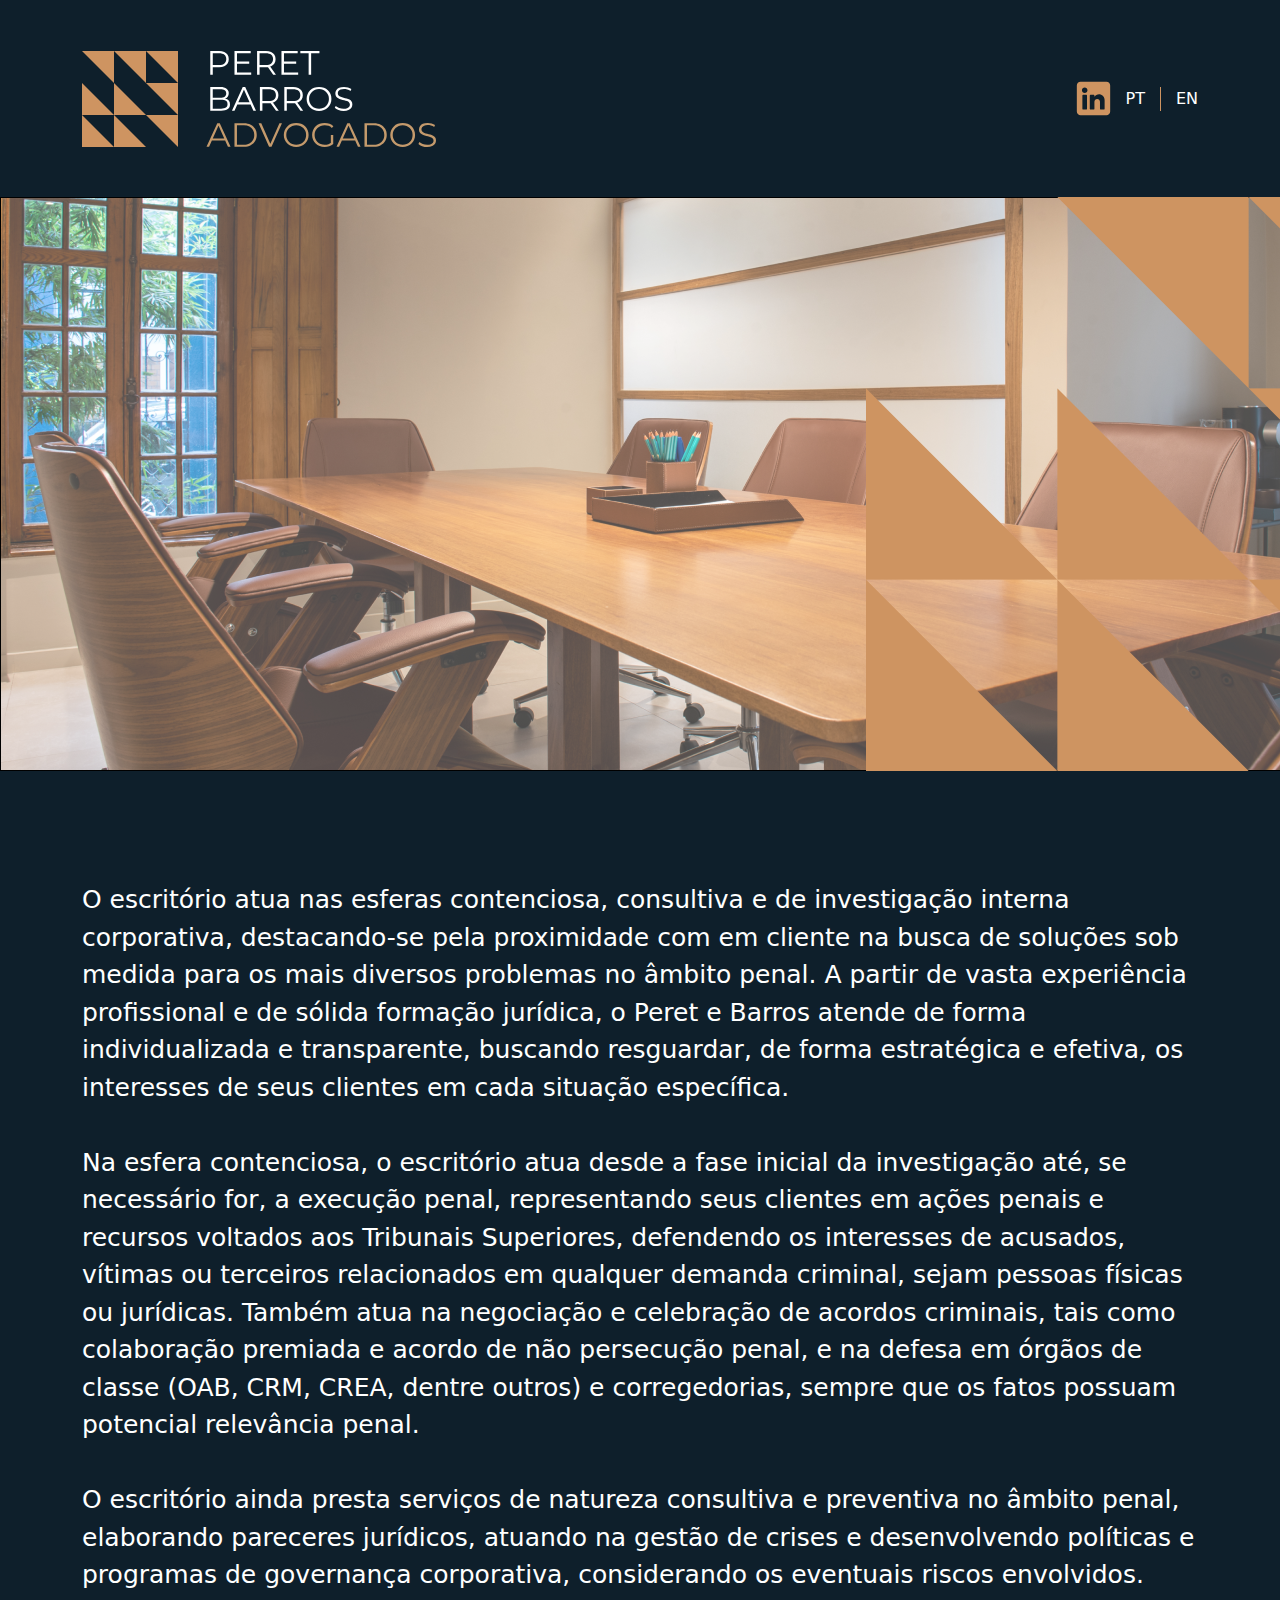
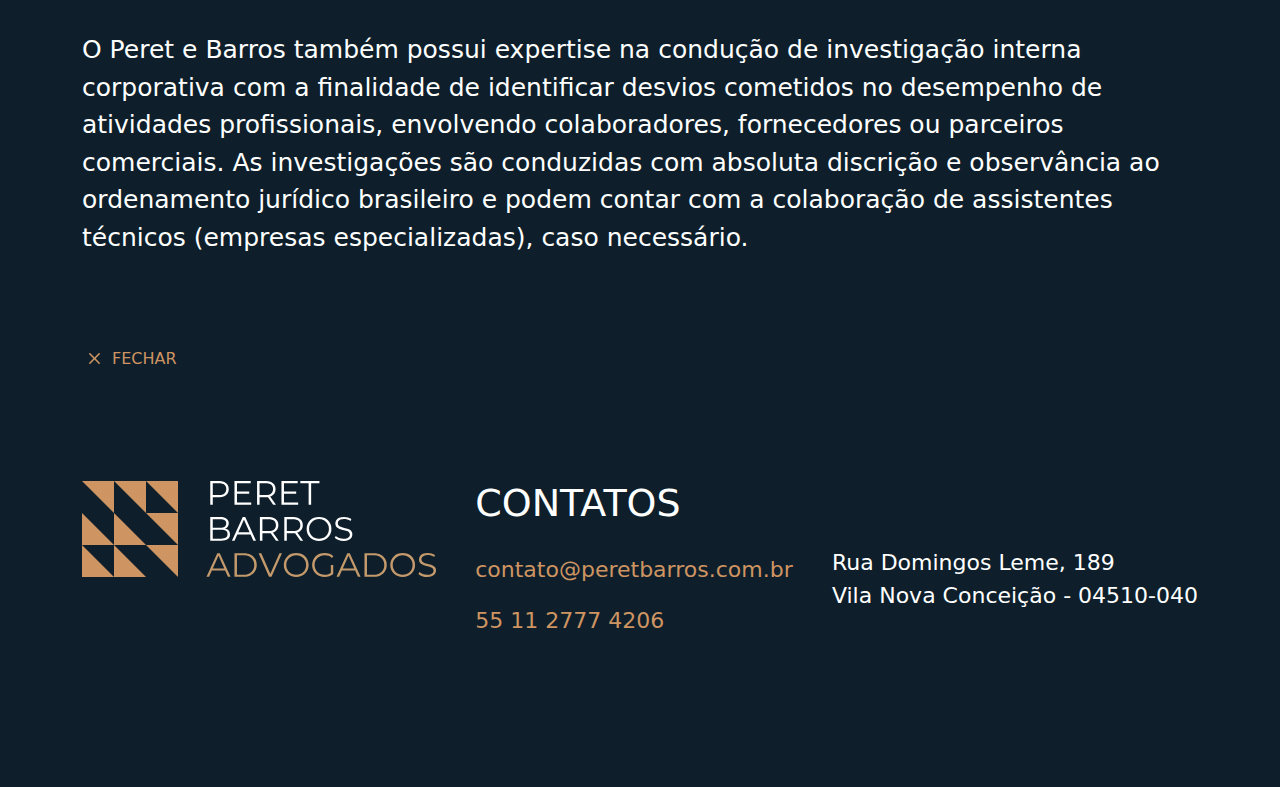
<file: src/como-atuamos/index.html>
<!DOCTYPE html>
<html lang="pt-br">
  <head>
    <meta charset="UTF-8" />
    <meta name="viewport" content="width=device-width, initial-scale=1.0" />
    <title>Peret e Barros Advogados | Como Atuamos</title>
    <link rel="preconnect" href="https://fonts.googleapis.com" />
    <link rel="preconnect" href="https://fonts.gstatic.com" crossorigin />
    <link
      href="https://fonts.googleapis.com/css2?family=Montserrat:ital,wght@0,100..900;1,100..900&display=swap"
      rel="stylesheet" />
    <link rel="stylesheet" href="./style.css" />
    <link rel="stylesheet" href="../css/reset.css" />
    <link rel="stylesheet" href="../css/style.css" />
    <link rel="shortcut icon" href="../img/favicon.ico" />
    <link
      href="https://cdn.jsdelivr.net/npm/bootstrap@5.3.3/dist/css/bootstrap.min.css"
      rel="stylesheet"
      integrity="sha384-QWTKZyjpPEjISv5WaRU9OFeRpok6YctnYmDr5pNlyT2bRjXh0JMhjY6hW+ALEwIH"
      crossorigin="anonymous" />
  </head>
  <body>
    <header>
      <div class="container">
        <div>
          <a class="logo" href="/"
            ><img src="../img/logoAdv.svg" height="96px" alt="logo"
          /></a>
        </div>
        <div class="links">
          <a href="https://www.linkedin.com/company/peret-e-barros-advogados/">
            <img src="../img/linkedin.svg" height="35px" alt="linkedin"
          /></a>
          <a class="pt idioma" href="../como-atuamos/">PT</a>
          <a class="en idioma" href="../en/como-atuamos/">EN</a>
        </div>
      </div>
    </header>
    <section>
      <div class="banner-como-atuamos"></div>
    </section>
    <section class="como-atuamos-descricao">
      <div class="container">
        <p>
          O escritório atua nas esferas contenciosa, consultiva e de
          investigação interna corporativa, destacando-se pela proximidade com
          em cliente na busca de soluções sob medida para os mais diversos
          problemas no âmbito penal. A partir de vasta experiência profissional
          e de sólida formação jurídica, o Peret e Barros atende de forma
          individualizada e transparente, buscando resguardar, de forma
          estratégica e efetiva, os interesses de seus clientes em cada situação
          específica.  
          <br /><br />
          Na esfera contenciosa, o escritório atua desde a fase inicial da
          investigação até, se necessário for, a execução penal, representando
          seus clientes em ações penais e recursos voltados aos Tribunais
          Superiores, defendendo os interesses de acusados, vítimas ou terceiros
          relacionados em qualquer demanda criminal, sejam pessoas físicas ou
          jurídicas. Também atua na negociação e celebração de acordos
          criminais, tais como colaboração premiada e acordo de não persecução
          penal, e na defesa em órgãos de classe (OAB, CRM, CREA, dentre outros)
          e corregedorias, sempre que os fatos possuam potencial relevância
          penal.
          <br /><br />
          O escritório ainda presta serviços de natureza consultiva e preventiva
          no âmbito penal, elaborando pareceres jurídicos, atuando na gestão de
          crises e desenvolvendo políticas e programas de governança
          corporativa, considerando os eventuais riscos envolvidos. 
          <br /><br />
          O Peret e Barros também possui expertise na condução de investigação
          interna corporativa com a finalidade de identificar desvios cometidos
          no desempenho de atividades profissionais, envolvendo colaboradores,
          fornecedores ou parceiros comerciais. As investigações são conduzidas
          com absoluta discrição e observância ao ordenamento jurídico
          brasileiro e podem contar com a colaboração de assistentes técnicos
          (empresas especializadas), caso necessário. 
        </p>

        <div class="button">
          <a href="/"
            ><svg
              xmlns="http://www.w3.org/2000/svg"
              width="25"
              height="25"
              fill="currentColor"
              class="bi bi-x"
              viewBox="0 0 16 16">
              <path
                d="M4.646 4.646a.5.5 0 0 1 .708 0L8 7.293l2.646-2.647a.5.5 0 0 1 .708.708L8.707 8l2.647 2.646a.5.5 0 0 1-.708.708L8 8.707l-2.646 2.647a.5.5 0 0 1-.708-.708L7.293 8 4.646 5.354a.5.5 0 0 1 0-.708" />
            </svg>
            FECHAR
          </a>
        </div>
      </div>
    </section>

    <footer class="footer">
      <div class="container">
        <div>
          <a href="/"
            ><img src="../img/logoAdv.svg" height="96px" alt="logo"
          /></a>
        </div>
        <div>
          <h3 class="title2">CONTATOS</h3>
          <a href="mailto:contato@peretbarros.com.br" class="contato"
            >contato@peretbarros.com.br</a
          >
          <a href="tel:+551127774206" class="contato">55 11 2777 4206</a>
        </div>
        <div>
          <p class="endereco">
            Rua Domingos Leme, 189 <br />
            Vila Nova Conceição - 04510-040
          </p>
        </div>
      </div>
    </footer>

    <script
      src="https://cdn.jsdelivr.net/npm/bootstrap@5.3.3/dist/js/bootstrap.bundle.min.js"
      integrity="sha384-YvpcrYf0tY3lHB60NNkmXc5s9fDVZLESaAA55NDzOxhy9GkcIdslK1eN7N6jIeHz"
      crossorigin="anonymous"></script>
  </body>
</html>
</file>
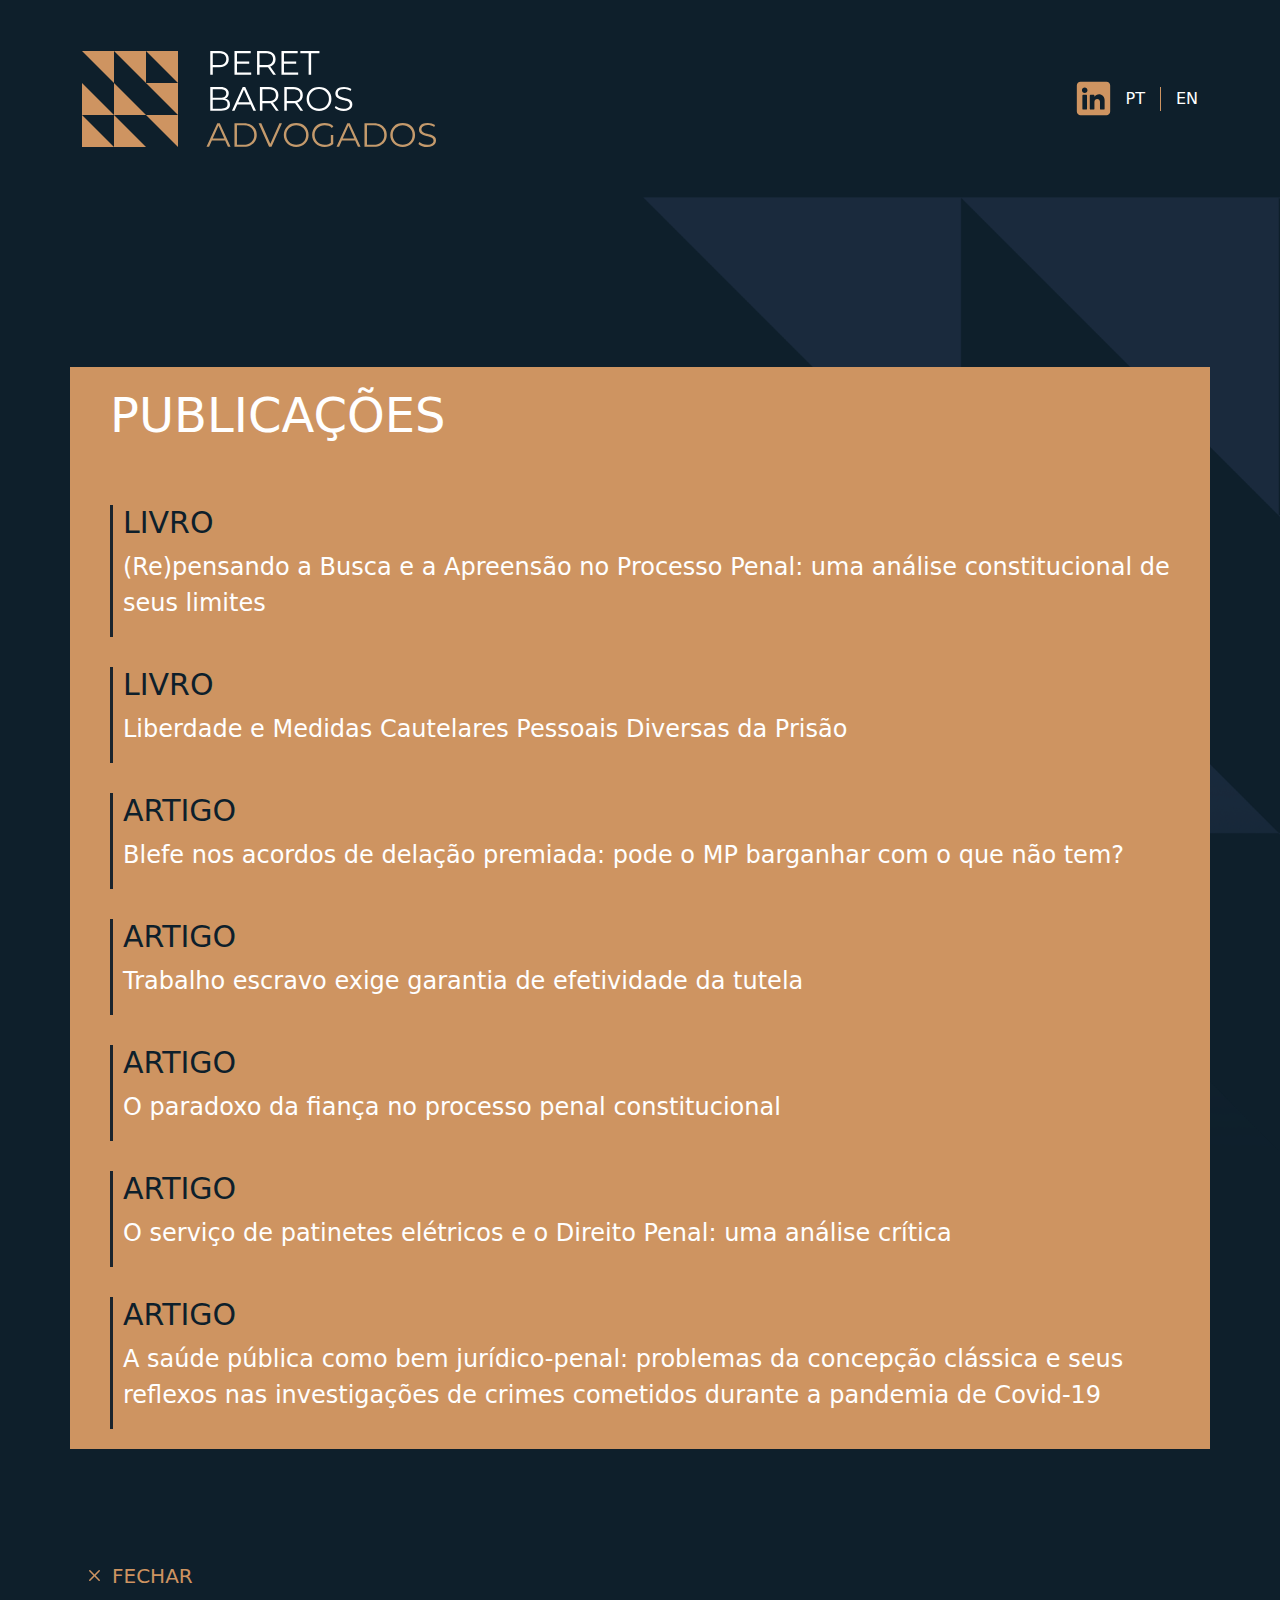
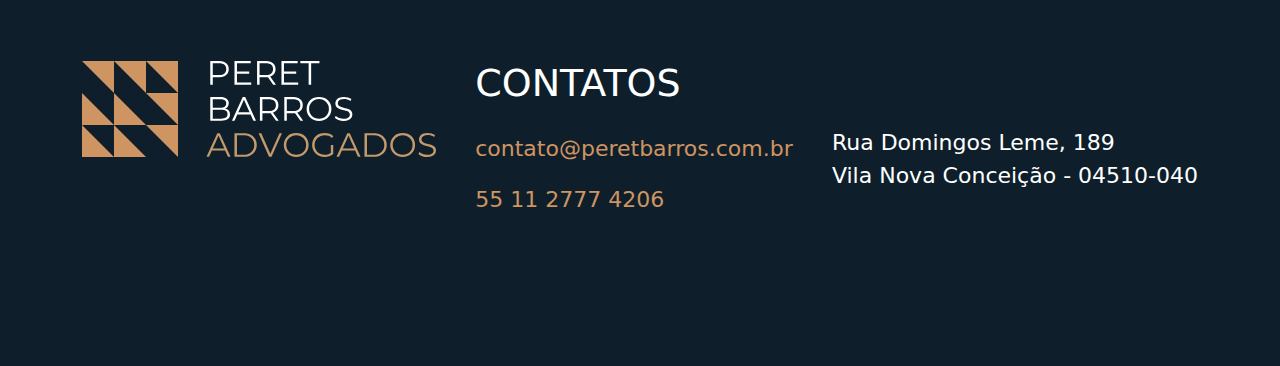
<file: src/publicacoes/index.html>
<!DOCTYPE html>
<html lang="pt-br">
  <head>
    <meta charset="UTF-8" />
    <meta name="viewport" content="width=device-width, initial-scale=1.0" />
    <title>Peret e Barros Advogados | Publicações</title>
    <link rel="preconnect" href="https://fonts.googleapis.com" />
    <link rel="preconnect" href="https://fonts.gstatic.com" crossorigin />
    <link
      href="https://fonts.googleapis.com/css2?family=Montserrat:ital,wght@0,100..900;1,100..900&display=swap"
      rel="stylesheet" />
    <link rel="stylesheet" href="style.css" />
    <link rel="stylesheet" href="../css/reset.css" />
    <link rel="stylesheet" href="../css/style.css" />
    <link
      href="https://cdn.jsdelivr.net/npm/bootstrap@5.3.3/dist/css/bootstrap.min.css"
      rel="stylesheet"
      integrity="sha384-QWTKZyjpPEjISv5WaRU9OFeRpok6YctnYmDr5pNlyT2bRjXh0JMhjY6hW+ALEwIH"
      crossorigin="anonymous" />
    <link rel="shortcut icon" href="../img/favicon.ico" />
  </head>
  <body>
    <header>
      <div class="container">
        <div>
          <a class="logo" href="/"
            ><img src="../img/logoAdv.svg" height="96px" alt="logo"
          /></a>
        </div>
        <div class="links">
          <a href="https://www.linkedin.com/company/peret-e-barros-advogados/">
            <img src="../img/linkedin.svg" height="35px" alt="linkedin"
          /></a>
          <a class="pt idioma" href="../publicacoes/">PT</a>
          <a class="en idioma" href="../en/publicacoes/">EN</a>
        </div>
      </div>
    </header>
    <section class="background">
      <div class="container quadro">
        <h2 class="title2">PUBLICAÇÕES</h2>

        <div class="livros">
          <a
            href="https://www.martinsfontespaulista.com.br/re-pensando-a-busca-e-a-apreensao-no-processo-penal-867870/p"
            class="livro">
            <h3>LIVRO</h3>
            <p>
              (Re)pensando a Busca e a Apreensão no Processo Penal: uma análise
              constitucional de seus limites
            </p>
          </a>
          <a
            href="https://www.editorarideel.com.br/liberdade-e-medidas-cautelares-pessoais-diversas-da-prisao"
            class="livro">
            <h3>LIVRO</h3>
            <p>Liberdade e Medidas Cautelares Pessoais Diversas da Prisão</p>
          </a>
          <a
            href="https://www.conjur.com.br/2016-fev-05/leonardo-antunes-mp-barganhar-nao/"
            class="livro">
            <h3>Artigo</h3>
            <p>
              Blefe nos acordos de delação premiada: pode o MP barganhar com o
              que não tem?
            </p>
          </a>
          <a
            href="https://www.conjur.com.br/2013-nov-23/trabalho-escravo-exige-instrumentos-garantir-efetividade-tutela/"
            class="livro">
            <h3>Artigo</h3>
            <p>Trabalho escravo exige garantia de efetividade da tutela</p>
          </a>
          <a
            href="https://www.conjur.com.br/2022-mai-30/adhemar-barros-paradoxo-fianca-processo-penal/"
            class="livro">
            <h3>Artigo</h3>
            <p>O paradoxo da fiança no processo penal constitucional</p>
          </a>
          <a
            href="https://www.jota.info/opiniao-e-analise/artigos/o-servico-de-patinetes-eletricos-e-o-direito-penal-uma-analise-critica"
            class="livro">
            <h3>Artigo</h3>
            <p>
              O serviço de patinetes elétricos e o Direito Penal: uma análise
              crítica
            </p>
          </a>
          <a
            href="https://www.livrariart.com.br/e-book-revista-de-direito-e-medicina-16-9786526004609/p?gad_source=1&gclid=Cj0KCQiA0--6BhCBARIsADYqyL_-m1FSRywLcu5a8cX5L-36zNesJDjIAsf9eDgdYGRnzwM6n0wDNE4aAv__EALw_wcB"
            class="livro">
            <h3>Artigo</h3>
            <p>
              A saúde pública como bem jurídico-penal: problemas da concepção
              clássica e seus reflexos nas investigações de crimes cometidos
              durante a pandemia de Covid-19
            </p>
          </a>
        </div>
      </div>
      <div class="container">
        <div class="button">
          <a href="/"
            ><svg
              xmlns="http://www.w3.org/2000/svg"
              width="25"
              height="25"
              fill="currentColor"
              class="bi bi-x"
              viewBox="0 0 16 16">
              <path
                d="M4.646 4.646a.5.5 0 0 1 .708 0L8 7.293l2.646-2.647a.5.5 0 0 1 .708.708L8.707 8l2.647 2.646a.5.5 0 0 1-.708.708L8 8.707l-2.646 2.647a.5.5 0 0 1-.708-.708L7.293 8 4.646 5.354a.5.5 0 0 1 0-.708" />
            </svg>
            FECHAR
          </a>
        </div>
      </div>
    </section>

    <footer class="footer">
      <div class="container">
        <div>
          <a href="/"
            ><img src="../img/logoAdv.svg" height="96px" alt="logo"
          /></a>
        </div>
        <div>
          <h3 class="title2">CONTATOS</h3>
          <a href="mailto:contato@peretbarros.com.br" class="contato"
            >contato@peretbarros.com.br</a
          >
          <a href="tel:+551127774206" class="contato">55 11 2777 4206</a>
        </div>
        <div>
          <p class="endereco">
            Rua Domingos Leme, 189 <br />
            Vila Nova Conceição - 04510-040
          </p>
        </div>
      </div>
    </footer>

    <script
      src="https://cdn.jsdelivr.net/npm/bootstrap@5.3.3/dist/js/bootstrap.bundle.min.js"
      integrity="sha384-YvpcrYf0tY3lHB60NNkmXc5s9fDVZLESaAA55NDzOxhy9GkcIdslK1eN7N6jIeHz"
      crossorigin="anonymous"></script>
  </body>
</html>
</file>
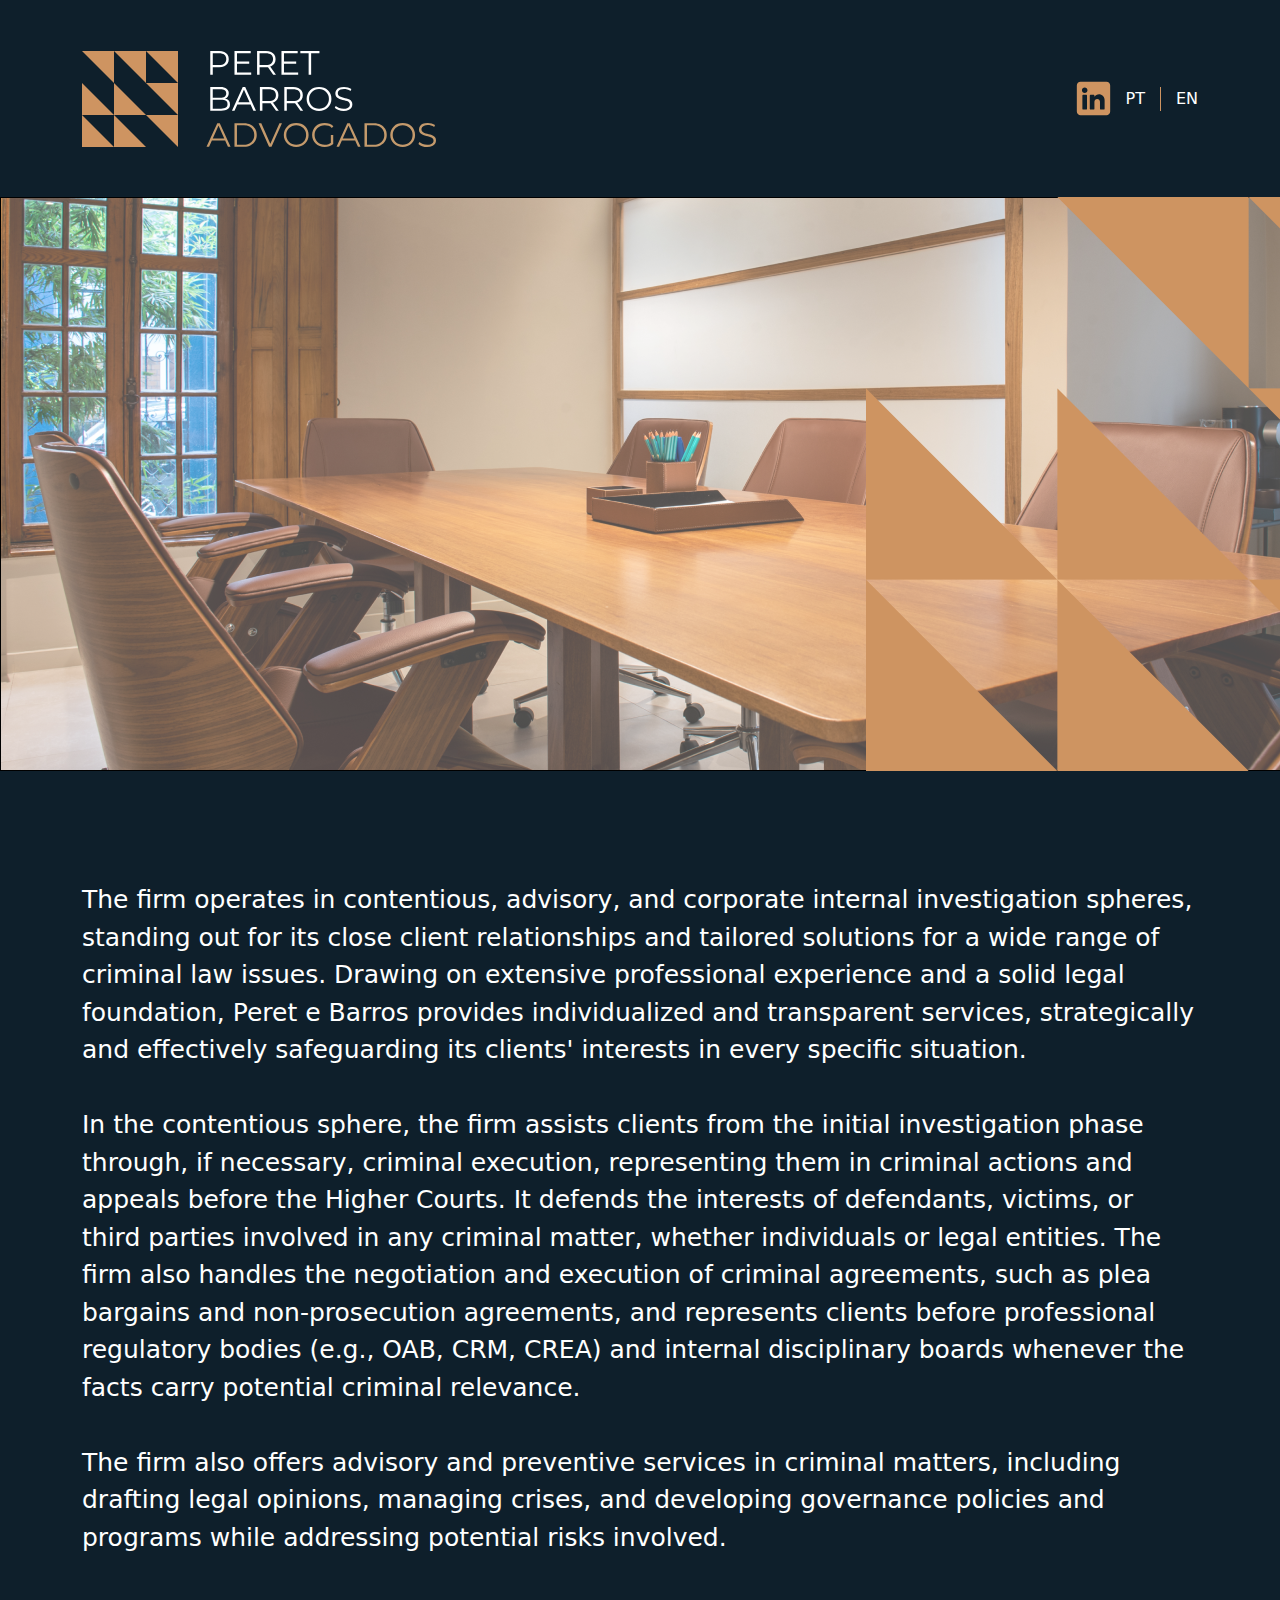
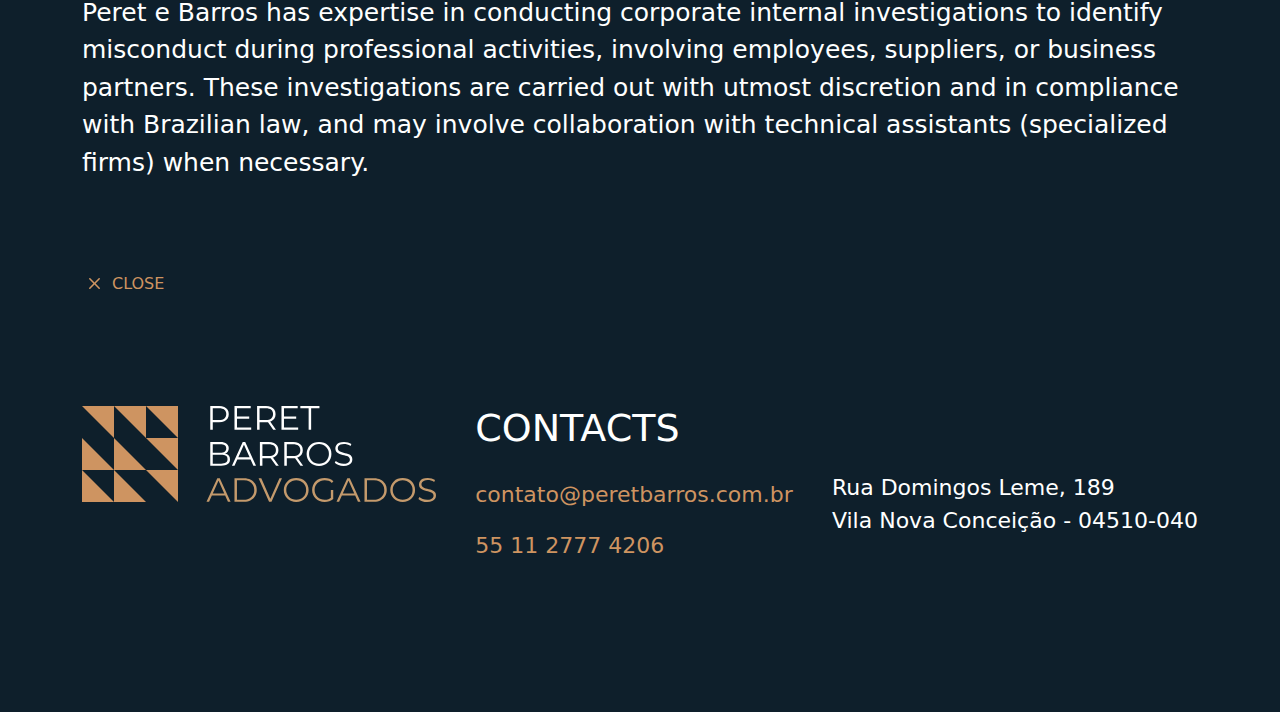
<file: src/en/como-atuamos/index.html>
<!DOCTYPE html>
<html lang="pt-br">
  <head>
    <meta charset="UTF-8" />
    <meta name="viewport" content="width=device-width, initial-scale=1.0" />
    <title>Peret e Barros Advogados | Como Atuamos</title>
    <link rel="preconnect" href="https://fonts.googleapis.com" />
    <link rel="preconnect" href="https://fonts.gstatic.com" crossorigin />
    <link
      href="https://fonts.googleapis.com/css2?family=Montserrat:ital,wght@0,100..900;1,100..900&display=swap"
      rel="stylesheet" />
    <link rel="stylesheet" href="./style.css" />
    <link rel="stylesheet" href="../../css/reset.css" />
    <link rel="stylesheet" href="../../css/style.css" />
    <link rel="shortcut icon" href="../../img/favicon.ico" />
    <link
      href="https://cdn.jsdelivr.net/npm/bootstrap@5.3.3/dist/css/bootstrap.min.css"
      rel="stylesheet"
      integrity="sha384-QWTKZyjpPEjISv5WaRU9OFeRpok6YctnYmDr5pNlyT2bRjXh0JMhjY6hW+ALEwIH"
      crossorigin="anonymous" />
  </head>
  <body>
    <header>
      <div class="container">
        <div>
          <a class="logo" href="/"
            ><img src="../../img/logoAdv.svg" height="96px" alt="logo"
          /></a>
        </div>
        <div class="links">
          <a href="https://www.linkedin.com/company/peret-e-barros-advogados/">
            <img src="../../img/linkedin.svg" height="35px" alt="linkedin"
          /></a>
          <a class="pt idioma" href="../../como-atuamos/">PT</a>
          <a class="en idioma" href="../../en/como-atuamos/">EN</a>
        </div>
      </div>
    </header>
    <section>
      <div class="banner-como-atuamos"></div>
    </section>
    <section class="como-atuamos-descricao">
      <div class="container">
        <p>
          The firm operates in contentious, advisory, and corporate internal
          investigation spheres, standing out for its close client relationships
          and tailored solutions for a wide range of criminal law issues.
          Drawing on extensive professional experience and a solid legal
          foundation, Peret e Barros provides individualized and transparent
          services, strategically and effectively safeguarding its clients'
          interests in every specific situation.
          <br /><br />
          In the contentious sphere, the firm assists clients from the initial
          investigation phase through, if necessary, criminal execution,
          representing them in criminal actions and appeals before the Higher
          Courts. It defends the interests of defendants, victims, or third
          parties involved in any criminal matter, whether individuals or legal
          entities. The firm also handles the negotiation and execution of
          criminal agreements, such as plea bargains and non-prosecution
          agreements, and represents clients before professional regulatory
          bodies (e.g., OAB, CRM, CREA) and internal disciplinary boards
          whenever the facts carry potential criminal relevance.
          <br /><br />
          The firm also offers advisory and preventive services in criminal
          matters, including drafting legal opinions, managing crises, and
          developing governance policies and programs while addressing potential
          risks involved.
          <br /><br />
          Peret e Barros has expertise in conducting corporate internal
          investigations to identify misconduct during professional activities,
          involving employees, suppliers, or business partners. These
          investigations are carried out with utmost discretion and in
          compliance with Brazilian law, and may involve collaboration with
          technical assistants (specialized firms) when necessary.
        </p>

        <div class="button">
          <a href="/en/"
            ><svg
              xmlns="http://www.w3.org/2000/svg"
              width="25"
              height="25"
              fill="currentColor"
              class="bi bi-x"
              viewBox="0 0 16 16">
              <path
                d="M4.646 4.646a.5.5 0 0 1 .708 0L8 7.293l2.646-2.647a.5.5 0 0 1 .708.708L8.707 8l2.647 2.646a.5.5 0 0 1-.708.708L8 8.707l-2.646 2.647a.5.5 0 0 1-.708-.708L7.293 8 4.646 5.354a.5.5 0 0 1 0-.708" />
            </svg>
            CLOSE
          </a>
        </div>
      </div>
    </section>

    <footer class="footer">
      <div class="container">
        <div>
          <a href="/en/"
            ><img src="../../img/logoAdv.svg" height="96px" alt="logo"
          /></a>
        </div>
        <div>
          <h3 class="title2">CONTACTS</h3>
          <a href="mailto:contato@peretbarros.com.br" class="contato"
            >contato@peretbarros.com.br</a
          >
          <a href="tel:+551127774206" class="contato">55 11 2777 4206</a>
        </div>
        <div>
          <p class="endereco">
            Rua Domingos Leme, 189 <br />
            Vila Nova Conceição - 04510-040
          </p>
        </div>
      </div>
    </footer>

    <script
      src="https://cdn.jsdelivr.net/npm/bootstrap@5.3.3/dist/js/bootstrap.bundle.min.js"
      integrity="sha384-YvpcrYf0tY3lHB60NNkmXc5s9fDVZLESaAA55NDzOxhy9GkcIdslK1eN7N6jIeHz"
      crossorigin="anonymous"></script>
  </body>
</html>
</file>
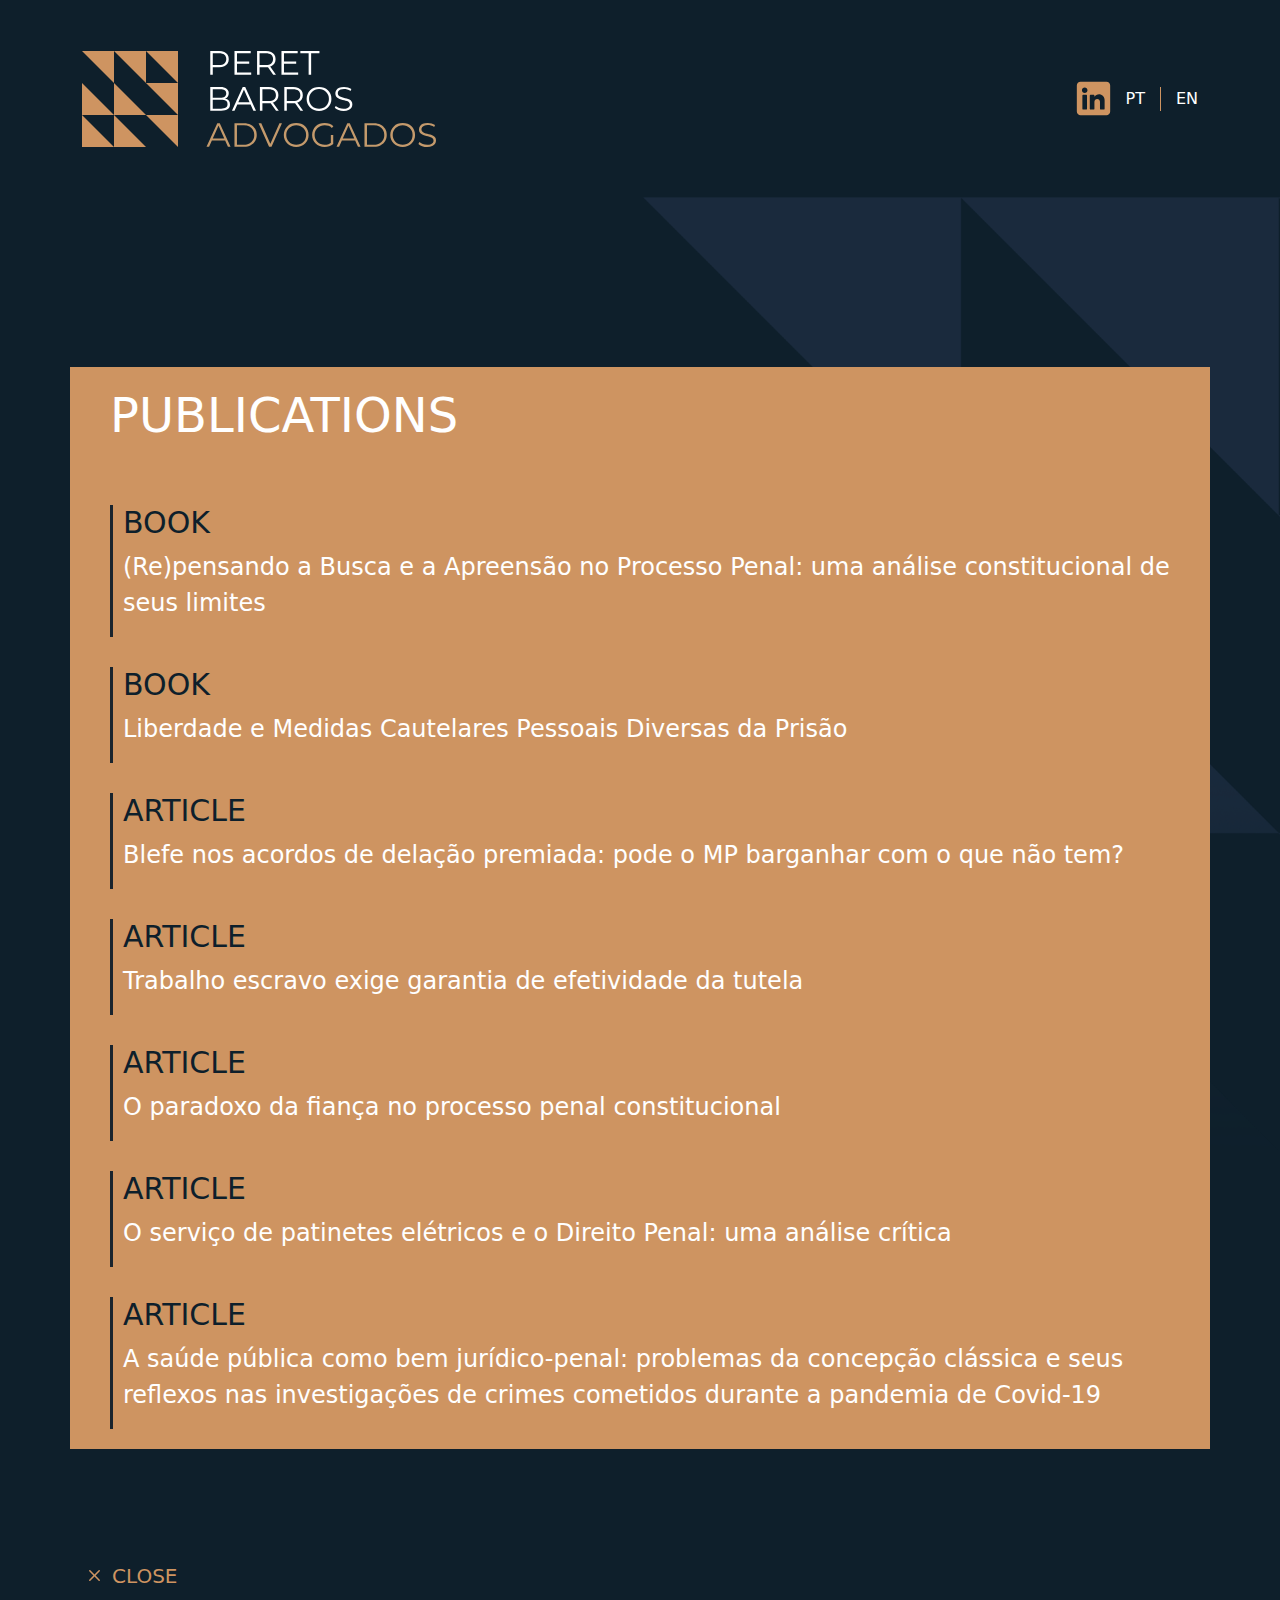
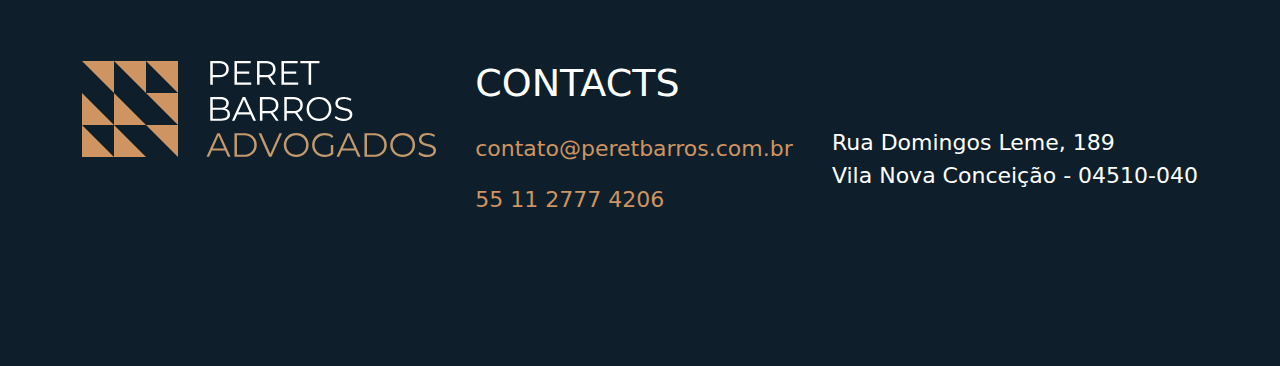
<file: src/en/publicacoes/index.html>
<!DOCTYPE html>
<html lang="pt-br">
  <head>
    <meta charset="UTF-8" />
    <meta name="viewport" content="width=device-width, initial-scale=1.0" />
    <title>Peret e Barros Advogados | Publications</title>
    <link rel="preconnect" href="https://fonts.googleapis.com" />
    <link rel="preconnect" href="https://fonts.gstatic.com" crossorigin />
    <link
      href="https://fonts.googleapis.com/css2?family=Montserrat:ital,wght@0,100..900;1,100..900&display=swap"
      rel="stylesheet" />
    <link rel="stylesheet" href="style.css" />
    <link rel="stylesheet" href="../../css/reset.css" />
    <link rel="stylesheet" href="../../css/style.css" />
    <link rel="shortcut icon" href="../../img/favicon.ico" />
    <link
      href="https://cdn.jsdelivr.net/npm/bootstrap@5.3.3/dist/css/bootstrap.min.css"
      rel="stylesheet"
      integrity="sha384-QWTKZyjpPEjISv5WaRU9OFeRpok6YctnYmDr5pNlyT2bRjXh0JMhjY6hW+ALEwIH"
      crossorigin="anonymous" />
  </head>
  <body>
    <header>
      <div class="container">
        <div>
          <a class="logo" href="/en/"
            ><img src="../../img/logoAdv.svg" height="96px" alt="logo"
          /></a>
        </div>
        <div class="links">
          <a href="https://www.linkedin.com/company/peret-e-barros-advogados/">
            <img src="../../img/linkedin.svg" height="35px" alt="linkedin"
          /></a>
          <a class="pt idioma" href="../../publicacoes/">PT</a>
          <a class="en idioma" href="../../en/publicacoes/">EN</a>
        </div>
      </div>
    </header>
    <section class="background">
      <div class="container quadro">
        <h2 class="title2">PUBLICATIONS</h2>

        <div class="livros">
          <a
            href="https://www.martinsfontespaulista.com.br/re-pensando-a-busca-e-a-apreensao-no-processo-penal-867870/p"
            class="livro">
            <h3>BOOK</h3>
            <p>
              (Re)pensando a Busca e a Apreensão no Processo Penal: uma análise
              constitucional de seus limites
            </p>
          </a>
          <a
            href="https://www.editorarideel.com.br/liberdade-e-medidas-cautelares-pessoais-diversas-da-prisao"
            class="livro">
            <h3>BOOK</h3>
            <p>Liberdade e Medidas Cautelares Pessoais Diversas da Prisão</p>
          </a>
          <a
            href="https://www.conjur.com.br/2016-fev-05/leonardo-antunes-mp-barganhar-nao/"
            class="livro">
            <h3>article</h3>
            <p>
              Blefe nos acordos de delação premiada: pode o MP barganhar com o
              que não tem?
            </p>
          </a>
          <a
            href="https://www.conjur.com.br/2013-nov-23/trabalho-escravo-exige-instrumentos-garantir-efetividade-tutela/"
            class="livro">
            <h3>article</h3>
            <p>Trabalho escravo exige garantia de efetividade da tutela</p>
          </a>
          <a
            href="https://www.conjur.com.br/2022-mai-30/adhemar-barros-paradoxo-fianca-processo-penal/"
            class="livro">
            <h3>article</h3>
            <p>O paradoxo da fiança no processo penal constitucional</p>
          </a>
          <a
            href="https://www.jota.info/opiniao-e-analise/artigos/o-servico-de-patinetes-eletricos-e-o-direito-penal-uma-analise-critica"
            class="livro">
            <h3>article</h3>
            <p>
              O serviço de patinetes elétricos e o Direito Penal: uma análise
              crítica
            </p>
          </a>
          <a
            href="https://www.livrariart.com.br/e-book-revista-de-direito-e-medicina-16-9786526004609/p?gad_source=1&gclid=Cj0KCQiA0--6BhCBARIsADYqyL_-m1FSRywLcu5a8cX5L-36zNesJDjIAsf9eDgdYGRnzwM6n0wDNE4aAv__EALw_wcB"
            class="livro">
            <h3>article</h3>
            <p>
              A saúde pública como bem jurídico-penal: problemas da concepção
              clássica e seus reflexos nas investigações de crimes cometidos
              durante a pandemia de Covid-19
            </p>
          </a>
        </div>
      </div>
      <div class="container">
        <div class="button">
          <a href="/en/"
            ><svg
              xmlns="http://www.w3.org/2000/svg"
              width="25"
              height="25"
              fill="currentColor"
              class="bi bi-x"
              viewBox="0 0 16 16">
              <path
                d="M4.646 4.646a.5.5 0 0 1 .708 0L8 7.293l2.646-2.647a.5.5 0 0 1 .708.708L8.707 8l2.647 2.646a.5.5 0 0 1-.708.708L8 8.707l-2.646 2.647a.5.5 0 0 1-.708-.708L7.293 8 4.646 5.354a.5.5 0 0 1 0-.708" />
            </svg>
            CLOSE
          </a>
        </div>
      </div>
    </section>

    <footer class="footer">
      <div class="container">
        <div>
          <a href="/en/"
            ><img src="../../img/logoAdv.svg" height="96px" alt="logo"
          /></a>
        </div>
        <div>
          <h3 class="title2">CONTACTS</h3>
          <a href="mailto:contato@peretbarros.com.br" class="contato"
            >contato@peretbarros.com.br</a
          >
          <a href="tel:+551127774206" class="contato">55 11 2777 4206</a>
        </div>
        <div>
          <p class="endereco">
            Rua Domingos Leme, 189 <br />
            Vila Nova Conceição - 04510-040
          </p>
        </div>
      </div>
    </footer>

    <script
      src="https://cdn.jsdelivr.net/npm/bootstrap@5.3.3/dist/js/bootstrap.bundle.min.js"
      integrity="sha384-YvpcrYf0tY3lHB60NNkmXc5s9fDVZLESaAA55NDzOxhy9GkcIdslK1eN7N6jIeHz"
      crossorigin="anonymous"></script>
  </body>
</html>
</file>
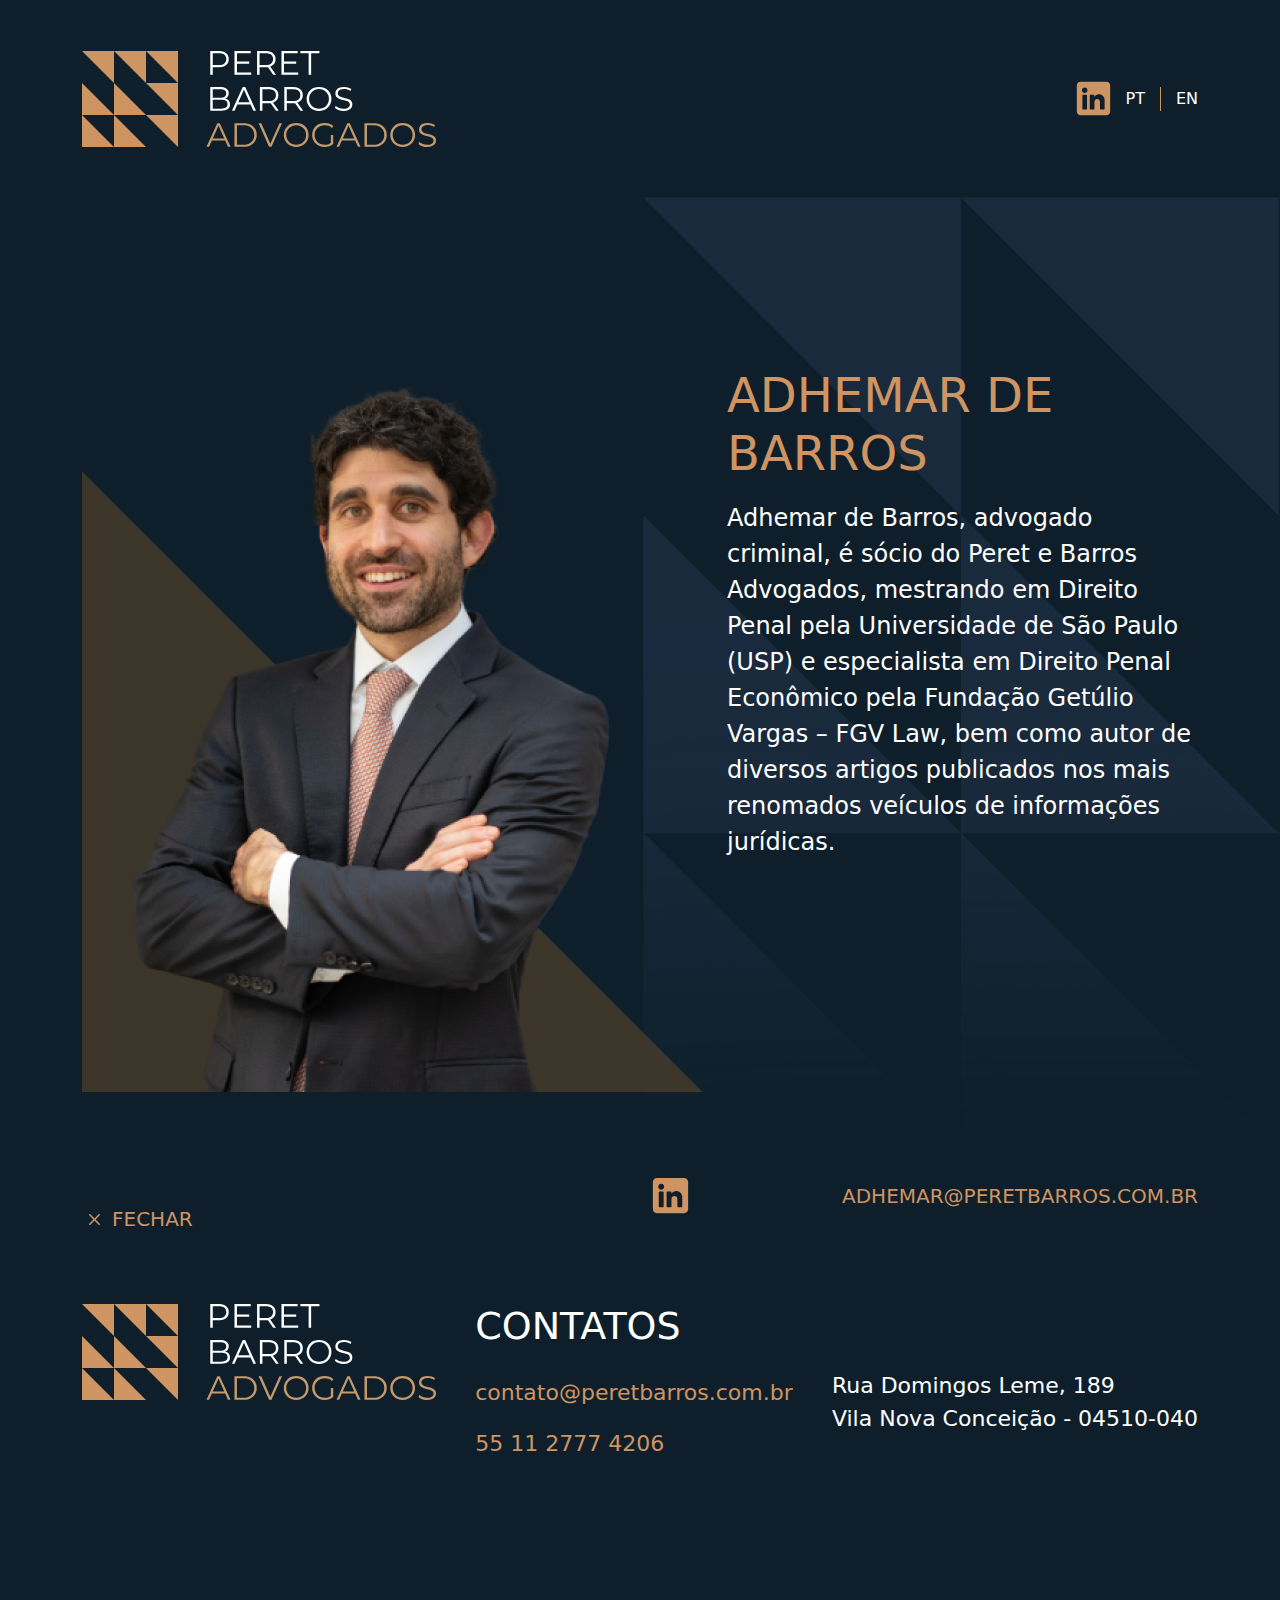
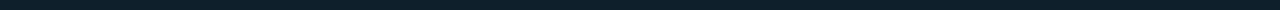
<file: src/equipe/adhemar/index.html>
<!DOCTYPE html>
<html lang="pt-br">
  <head>
    <meta charset="UTF-8" />
    <meta name="viewport" content="width=device-width, initial-scale=1.0" />
    <title>Peret e Barros Advogados | Equipe</title>
    <link rel="preconnect" href="https://fonts.googleapis.com" />
    <link rel="preconnect" href="https://fonts.gstatic.com" crossorigin />
    <link
      href="https://fonts.googleapis.com/css2?family=Montserrat:ital,wght@0,100..900;1,100..900&display=swap"
      rel="stylesheet" />
    <link rel="stylesheet" href="style.css" />
    <link rel="stylesheet" href="../../css/reset.css" />
    <link rel="stylesheet" href="../../css/style.css" />
    <link rel="shortcut icon" href="../../img/favicon.ico" />
    <link
      href="https://cdn.jsdelivr.net/npm/bootstrap@5.3.3/dist/css/bootstrap.min.css"
      rel="stylesheet"
      integrity="sha384-QWTKZyjpPEjISv5WaRU9OFeRpok6YctnYmDr5pNlyT2bRjXh0JMhjY6hW+ALEwIH"
      crossorigin="anonymous" />
  </head>
  <body>
    <header>
      <div class="container">
        <div>
          <a class="logo" href="/"
            ><img src="../../img/logoAdv.svg" height="96px" alt="logo"
          /></a>
        </div>
        <div class="links">
          <a href="https://www.linkedin.com/company/peret-e-barros-advogados/">
            <img src="../../img/linkedin.svg" height="35px" alt="linkedin"
          /></a>
          <a class="pt idioma" href="../../equipe/adhemar/">PT</a>
          <a class="en idioma" href="../../en/equipe/adhemar/">EN</a>
        </div>
      </div>
    </header>
    <section class="background">
      <div class="container">
        <div class="row">
          <div class="col">
            <img class="img" src="../../img/Adhemar.png" alt="leonardo" />
          </div>
          <div class="col">
            <div class="texto">
              <h2>Adhemar de barros</h2>
              <p>
                Adhemar de Barros, advogado criminal, é sócio do Peret e Barros
                Advogados, mestrando em Direito Penal pela Universidade de São
                Paulo (USP) e especialista em Direito Penal Econômico pela
                Fundação Getúlio Vargas – FGV Law, bem como autor de diversos
                artigos publicados nos mais renomados veículos de informações
                jurídicas.
              </p>
            </div>
          </div>
        </div>
      </div>
      <div class="container">
        <div class="row links">
          <div class="col">
            <div class="button">
              <a href="/"
                ><svg
                  xmlns="http://www.w3.org/2000/svg"
                  width="25"
                  height="25"
                  fill="currentColor"
                  class="bi bi-x"
                  viewBox="0 0 16 16">
                  <path
                    d="M4.646 4.646a.5.5 0 0 1 .708 0L8 7.293l2.646-2.647a.5.5 0 0 1 .708.708L8.707 8l2.647 2.646a.5.5 0 0 1-.708.708L8 8.707l-2.646 2.647a.5.5 0 0 1-.708-.708L7.293 8 4.646 5.354a.5.5 0 0 1 0-.708" />
                </svg>
                FECHAR
              </a>
            </div>
          </div>
          <div class="col">
            <div class="linkedin">
              <a href="https://www.linkedin.com/in/adhemar-de-barros-485414180/"
                ><img src="../../img/linkedin.svg" alt="linkedin" />
              </a>
              <a class="email" href="mailto:adhemar@peretbarros.com.br"
                >adhemar@peretbarros.com.br</a
              >
            </div>
          </div>
        </div>
      </div>
    </section>

    <footer class="footer">
      <div class="container">
        <div>
          <a href="/"
            ><img src="../../img/logoAdv.svg" height="96px" alt="logo"
          /></a>
        </div>
        <div>
          <h3 class="title2">CONTATOS</h3>
          <a href="mailto:contato@peretbarros.com.br" class="contato"
            >contato@peretbarros.com.br</a
          >
          <a href="tel:+551127774206" class="contato">55 11 2777 4206</a>
        </div>
        <div>
          <p class="endereco">
            Rua Domingos Leme, 189 <br />
            Vila Nova Conceição - 04510-040
          </p>
        </div>
      </div>
    </footer>

    <script
      src="https://cdn.jsdelivr.net/npm/bootstrap@5.3.3/dist/js/bootstrap.bundle.min.js"
      integrity="sha384-YvpcrYf0tY3lHB60NNkmXc5s9fDVZLESaAA55NDzOxhy9GkcIdslK1eN7N6jIeHz"
      crossorigin="anonymous"></script>
  </body>
</html>
</file>
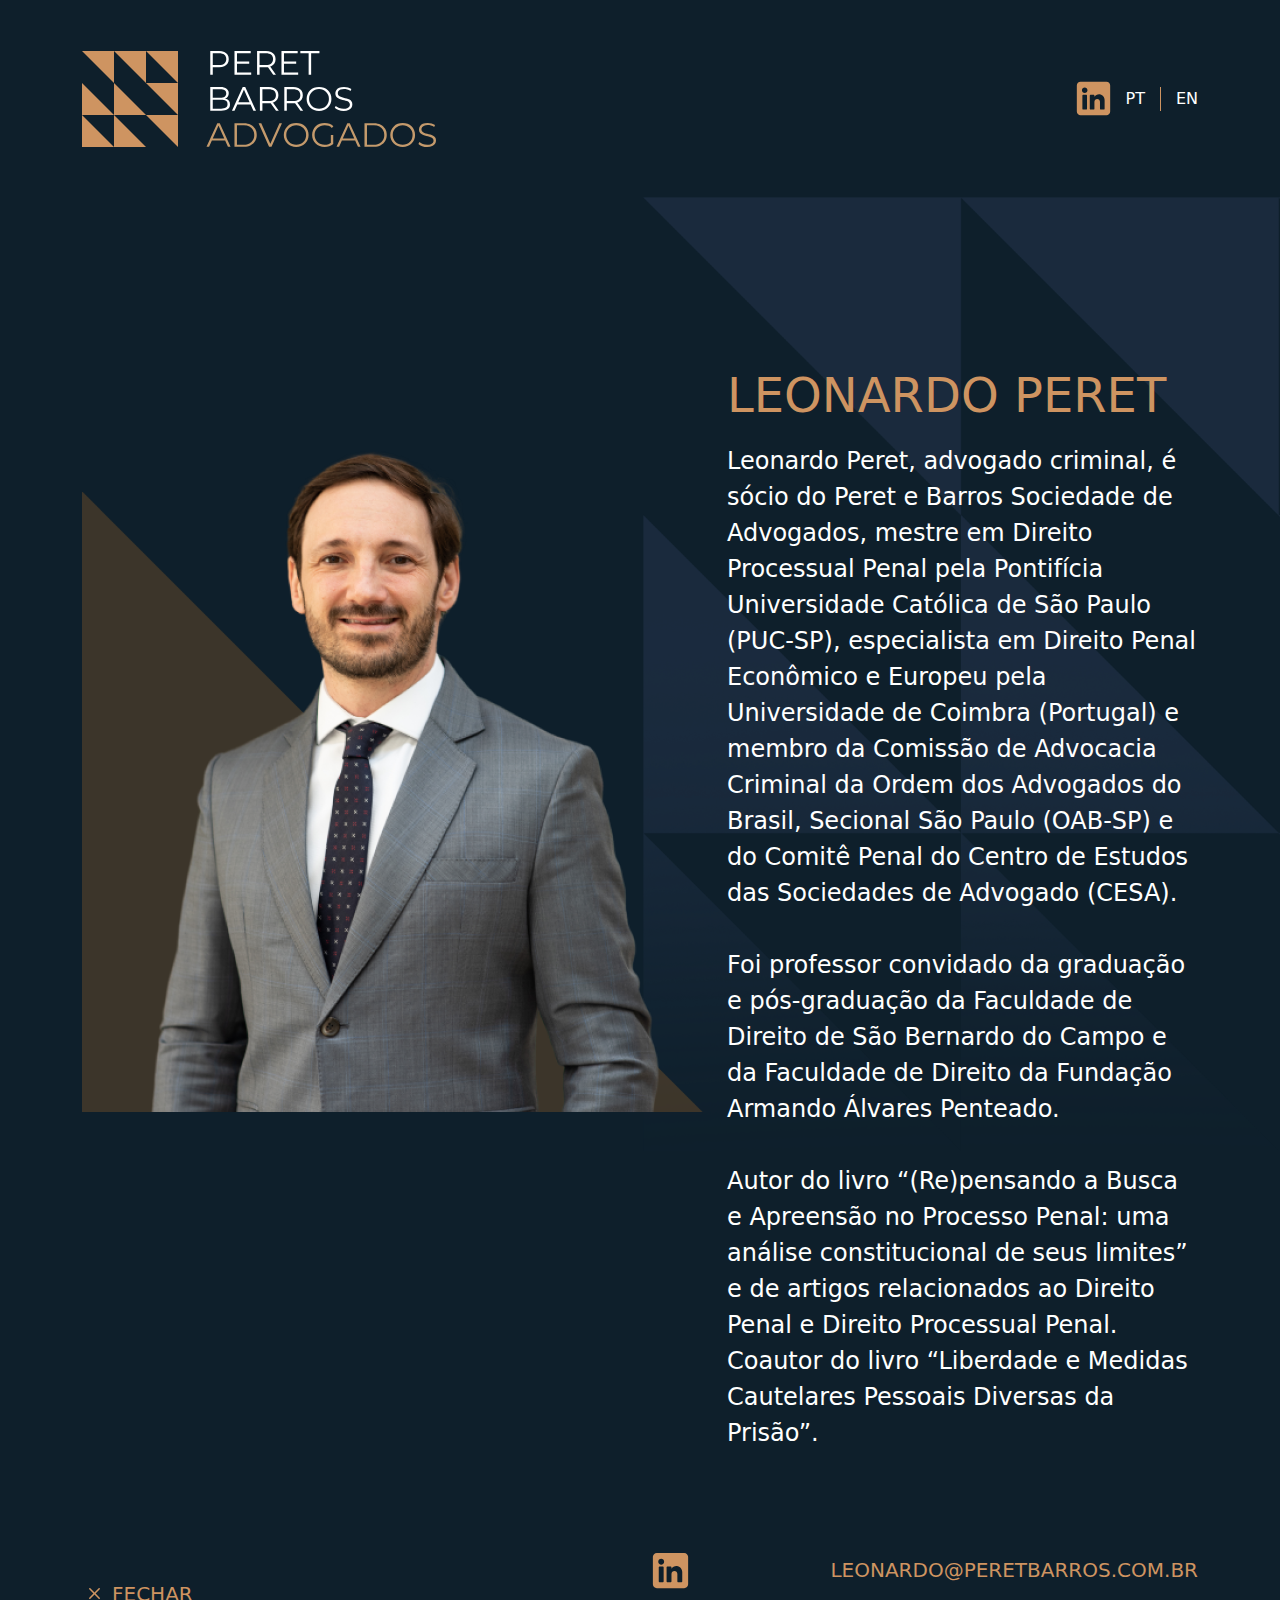
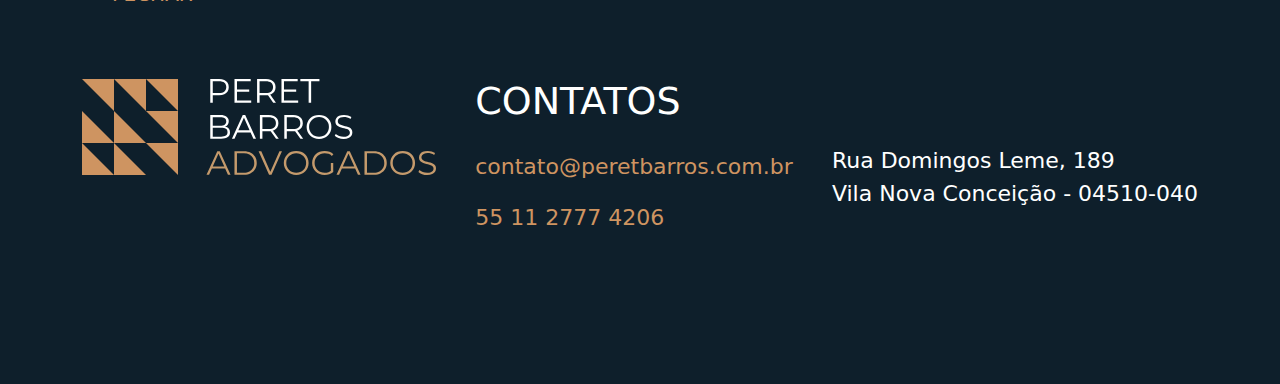
<file: src/equipe/leonardo/index.html>
<!DOCTYPE html>
<html lang="pt-br">
  <head>
    <meta charset="UTF-8" />
    <meta name="viewport" content="width=device-width, initial-scale=1.0" />
    <title>Peret e Barros Advogados | Equipe</title>
    <link rel="preconnect" href="https://fonts.googleapis.com" />
    <link rel="preconnect" href="https://fonts.gstatic.com" crossorigin />
    <link
      href="https://fonts.googleapis.com/css2?family=Montserrat:ital,wght@0,100..900;1,100..900&display=swap"
      rel="stylesheet" />
    <link rel="stylesheet" href="style.css" />
    <link rel="stylesheet" href="../../css/reset.css" />
    <link rel="stylesheet" href="../../css/style.css" />
    <link rel="shortcut icon" href="../../img/favicon.ico" />
    <link
      href="https://cdn.jsdelivr.net/npm/bootstrap@5.3.3/dist/css/bootstrap.min.css"
      rel="stylesheet"
      integrity="sha384-QWTKZyjpPEjISv5WaRU9OFeRpok6YctnYmDr5pNlyT2bRjXh0JMhjY6hW+ALEwIH"
      crossorigin="anonymous" />
  </head>
  <body>
    <header>
      <div class="container">
        <div>
          <a class="logo" href="/"
            ><img src="../../img/logoAdv.svg" height="96px" alt="logo"
          /></a>
        </div>
        <div class="links">
          <a href="https://www.linkedin.com/company/peret-e-barros-advogados/">
            <img src="../../img/linkedin.svg" height="35px" alt="linkedin"
          /></a>
          <a class="pt idioma" href="../../equipe/leonardo/">PT</a>
          <a class="en idioma" href="../../en/equipe/leonardo/">EN</a>
        </div>
      </div>
    </header>
    <section class="background">
      <div class="container">
        <div class="row">
          <div class="col">
            <img src="../../img/Leonardo.png" alt="leonardo" />
          </div>
          <div class="col">
            <div class="texto">
              <h2>Leonardo Peret</h2>
              <p>
                Leonardo Peret, advogado criminal, é sócio do Peret e Barros
                Sociedade de Advogados, mestre em Direito Processual Penal pela
                Pontifícia Universidade Católica de São Paulo (PUC-SP),
                especialista em Direito Penal Econômico e Europeu pela
                Universidade de Coimbra (Portugal) e membro da Comissão de
                Advocacia Criminal da Ordem dos Advogados do Brasil, Secional
                São Paulo (OAB-SP) e do Comitê Penal do Centro de Estudos das
                Sociedades de Advogado (CESA).
                <br /><br />
                Foi professor convidado da graduação e pós-graduação da
                Faculdade de Direito de São Bernardo do Campo e da Faculdade de
                Direito da Fundação Armando Álvares Penteado.
                <br /><br />
                Autor do livro “(Re)pensando a Busca e Apreensão no Processo
                Penal: uma análise constitucional de seus limites” e de artigos
                relacionados ao Direito Penal e Direito Processual Penal.
                Coautor do livro “Liberdade e Medidas Cautelares Pessoais
                Diversas da Prisão”.
              </p>
            </div>
          </div>
        </div>
      </div>
      <div class="container">
        <div class="row links">
          <div class="col">
            <div class="button">
              <a href="/"
                ><svg
                  xmlns="http://www.w3.org/2000/svg"
                  width="25"
                  height="25"
                  fill="currentColor"
                  class="bi bi-x"
                  viewBox="0 0 16 16">
                  <path
                    d="M4.646 4.646a.5.5 0 0 1 .708 0L8 7.293l2.646-2.647a.5.5 0 0 1 .708.708L8.707 8l2.647 2.646a.5.5 0 0 1-.708.708L8 8.707l-2.646 2.647a.5.5 0 0 1-.708-.708L7.293 8 4.646 5.354a.5.5 0 0 1 0-.708" />
                </svg>
                FECHAR
              </a>
            </div>
          </div>
          <div class="col">
            <div class="linkedin">
              <a href="https://www.linkedin.com/in/leonardo-peret-b12b3a87/"
                ><img src="../../img/linkedin.svg" alt="linkedin" />
              </a>
              <a class="email" href="mailto:leonardo@peretbarros.com.br"
                >leonardo@peretbarros.com.br</a
              >
            </div>
          </div>
        </div>
      </div>
    </section>

    <footer class="footer">
      <div class="container">
        <div>
          <a href="/"
            ><img src="../../img/logoAdv.svg" height="96px" alt="logo"
          /></a>
        </div>
        <div>
          <h3 class="title2">CONTATOS</h3>
          <a href="mailto:contato@peretbarros.com.br" class="contato"
            >contato@peretbarros.com.br</a
          >
          <a href="tel:+551127774206" class="contato">55 11 2777 4206</a>
        </div>
        <div>
          <p class="endereco">
            Rua Domingos Leme, 189 <br />
            Vila Nova Conceição - 04510-040
          </p>
        </div>
      </div>
    </footer>

    <script
      src="https://cdn.jsdelivr.net/npm/bootstrap@5.3.3/dist/js/bootstrap.bundle.min.js"
      integrity="sha384-YvpcrYf0tY3lHB60NNkmXc5s9fDVZLESaAA55NDzOxhy9GkcIdslK1eN7N6jIeHz"
      crossorigin="anonymous"></script>
  </body>
</html>
</file>
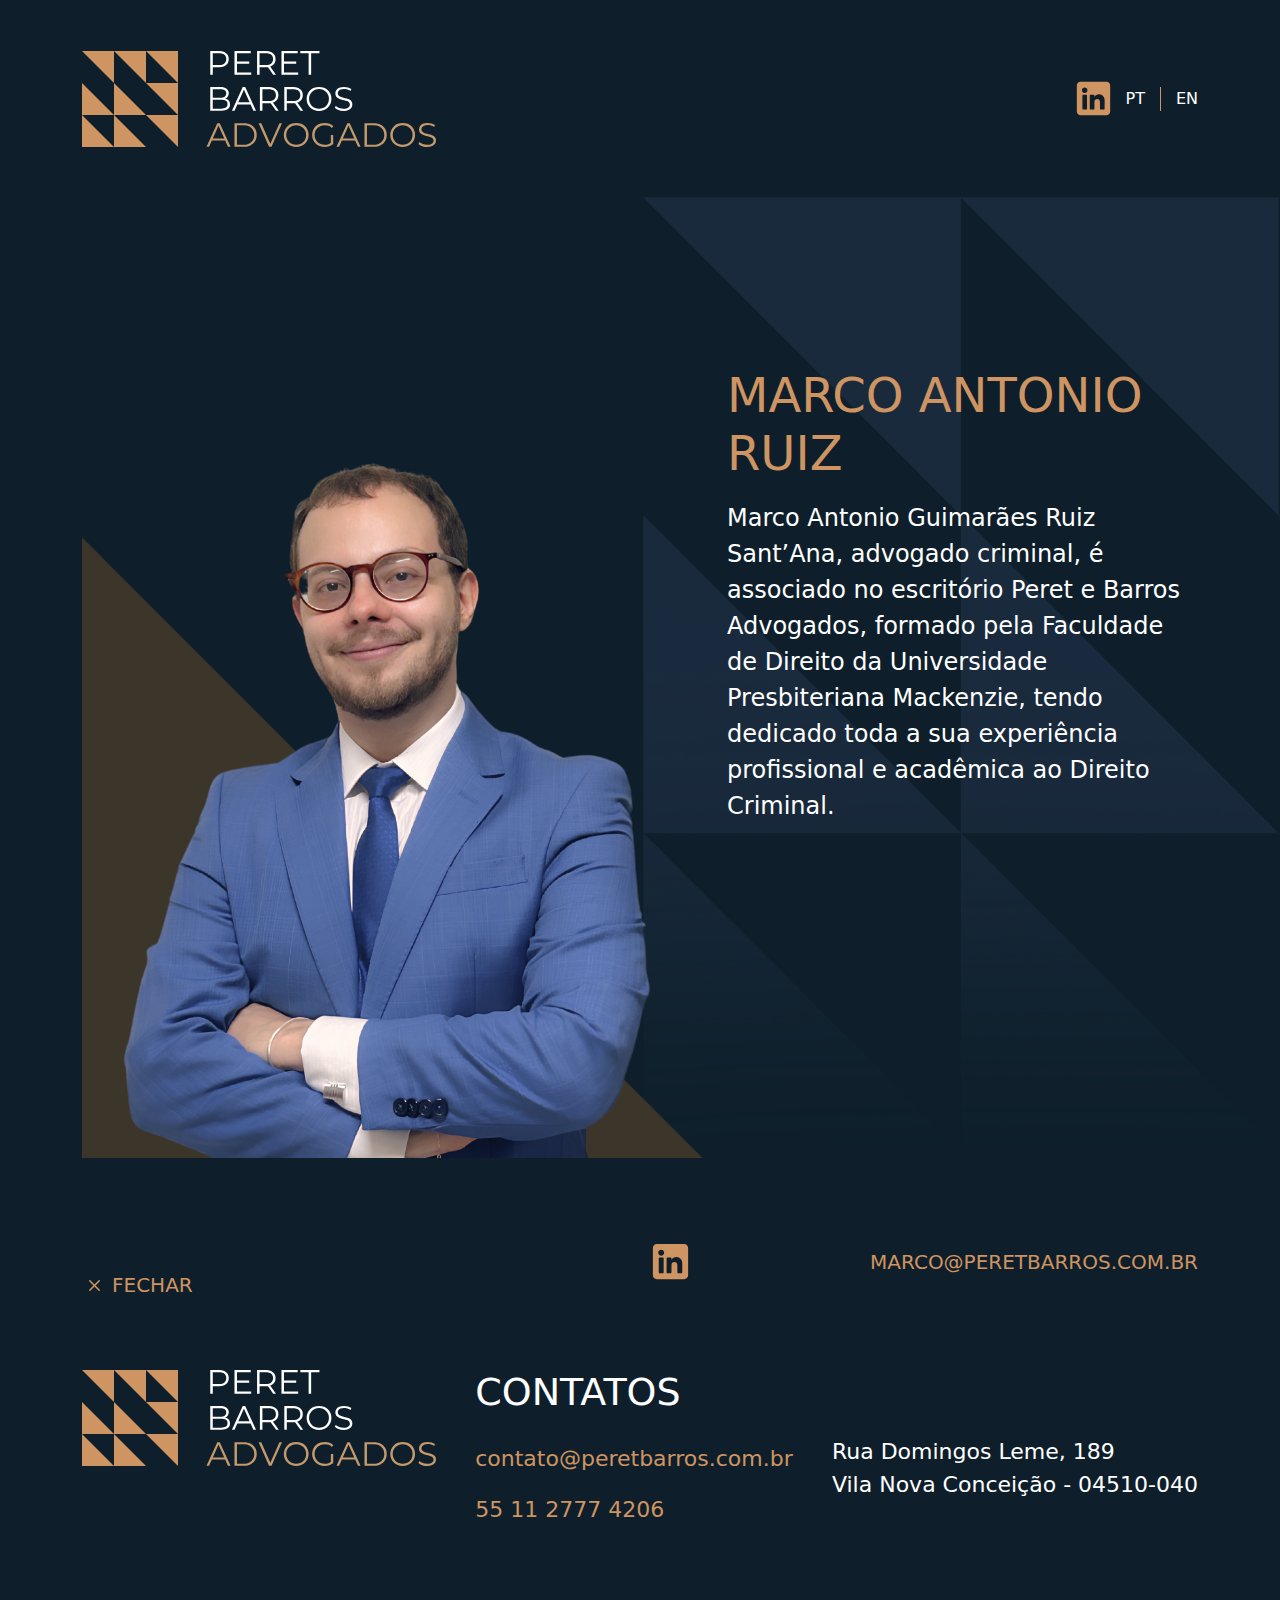
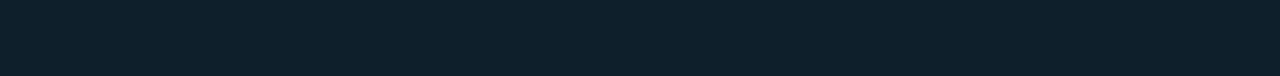
<file: src/equipe/marco/index.html>
<!DOCTYPE html>
<html lang="pt-br">
  <head>
    <meta charset="UTF-8" />
    <meta name="viewport" content="width=device-width, initial-scale=1.0" />
    <title>Peret e Barros Advogados | Equipe</title>
    <link rel="preconnect" href="https://fonts.googleapis.com" />
    <link rel="preconnect" href="https://fonts.gstatic.com" crossorigin />
    <link
      href="https://fonts.googleapis.com/css2?family=Montserrat:ital,wght@0,100..900;1,100..900&display=swap"
      rel="stylesheet" />
    <link rel="stylesheet" href="style.css" />
    <link rel="stylesheet" href="../../css/reset.css" />
    <link rel="stylesheet" href="../../css/style.css" />
    <link rel="shortcut icon" href="../../img/favicon.ico" />
    <link
      href="https://cdn.jsdelivr.net/npm/bootstrap@5.3.3/dist/css/bootstrap.min.css"
      rel="stylesheet"
      integrity="sha384-QWTKZyjpPEjISv5WaRU9OFeRpok6YctnYmDr5pNlyT2bRjXh0JMhjY6hW+ALEwIH"
      crossorigin="anonymous" />
  </head>
  <body>
    <header>
      <div class="container">
        <div>
          <a class="logo" href="/"
            ><img src="../../img/logoAdv.svg" height="96px" alt="logo"
          /></a>
        </div>
        <div class="links">
          <a href="https://www.linkedin.com/company/peret-e-barros-advogados/">
            <img src="../../img/linkedin.svg" height="35px" alt="linkedin"
          /></a>
          <a class="pt idioma" href="../../equipe/marco/">PT</a>
          <a class="en idioma" href="../../en/equipe/marco/">EN</a>
        </div>
      </div>
    </header>
    <section class="background">
      <div class="container">
        <div class="row">
          <div class="col">
            <img src="../../img/Marco.png" alt="marco" />
          </div>
          <div class="col">
            <div class="texto">
              <h2>Marco antonio ruiz</h2>
              <p>
                Marco Antonio Guimarães Ruiz Sant’Ana, advogado criminal, é
                associado no escritório Peret e Barros Advogados, formado pela
                Faculdade de Direito da Universidade Presbiteriana Mackenzie,
                tendo dedicado toda a sua experiência profissional e acadêmica
                ao Direito Criminal.
              </p>
            </div>
          </div>
        </div>
      </div>
      <div class="container">
        <div class="row links">
          <div class="col">
            <div class="button">
              <a href="/"
                ><svg
                  xmlns="http://www.w3.org/2000/svg"
                  width="25"
                  height="25"
                  fill="currentColor"
                  class="bi bi-x"
                  viewBox="0 0 16 16">
                  <path
                    d="M4.646 4.646a.5.5 0 0 1 .708 0L8 7.293l2.646-2.647a.5.5 0 0 1 .708.708L8.707 8l2.647 2.646a.5.5 0 0 1-.708.708L8 8.707l-2.646 2.647a.5.5 0 0 1-.708-.708L7.293 8 4.646 5.354a.5.5 0 0 1 0-.708" />
                </svg>
                FECHAR
              </a>
            </div>
          </div>
          <div class="col">
            <div class="linkedin">
              <a
                href="https://www.linkedin.com/in/marco-antonio-guimara%C4%93s-ruiz/"
                ><img src="../../img/linkedin.svg" alt="linkedin" />
              </a>
              <a class="email" href="mailto:marco@peretbarros.com.br"
                >marco@peretbarros.com.br</a
              >
            </div>
          </div>
        </div>
      </div>
    </section>

    <footer class="footer">
      <div class="container">
        <div>
          <a href="/"
            ><img src="../../img/logoAdv.svg" height="96px" alt="logo"
          /></a>
        </div>
        <div>
          <h3 class="title2">CONTATOS</h3>
          <a href="mailto:contato@peretbarros.com.br" class="contato"
            >contato@peretbarros.com.br</a
          >
          <a href="tel:+551127774206" class="contato">55 11 2777 4206</a>
        </div>
        <div>
          <p class="endereco">
            Rua Domingos Leme, 189 <br />
            Vila Nova Conceição - 04510-040
          </p>
        </div>
      </div>
    </footer>

    <script
      src="https://cdn.jsdelivr.net/npm/bootstrap@5.3.3/dist/js/bootstrap.bundle.min.js"
      integrity="sha384-YvpcrYf0tY3lHB60NNkmXc5s9fDVZLESaAA55NDzOxhy9GkcIdslK1eN7N6jIeHz"
      crossorigin="anonymous"></script>
  </body>
</html>
</file>
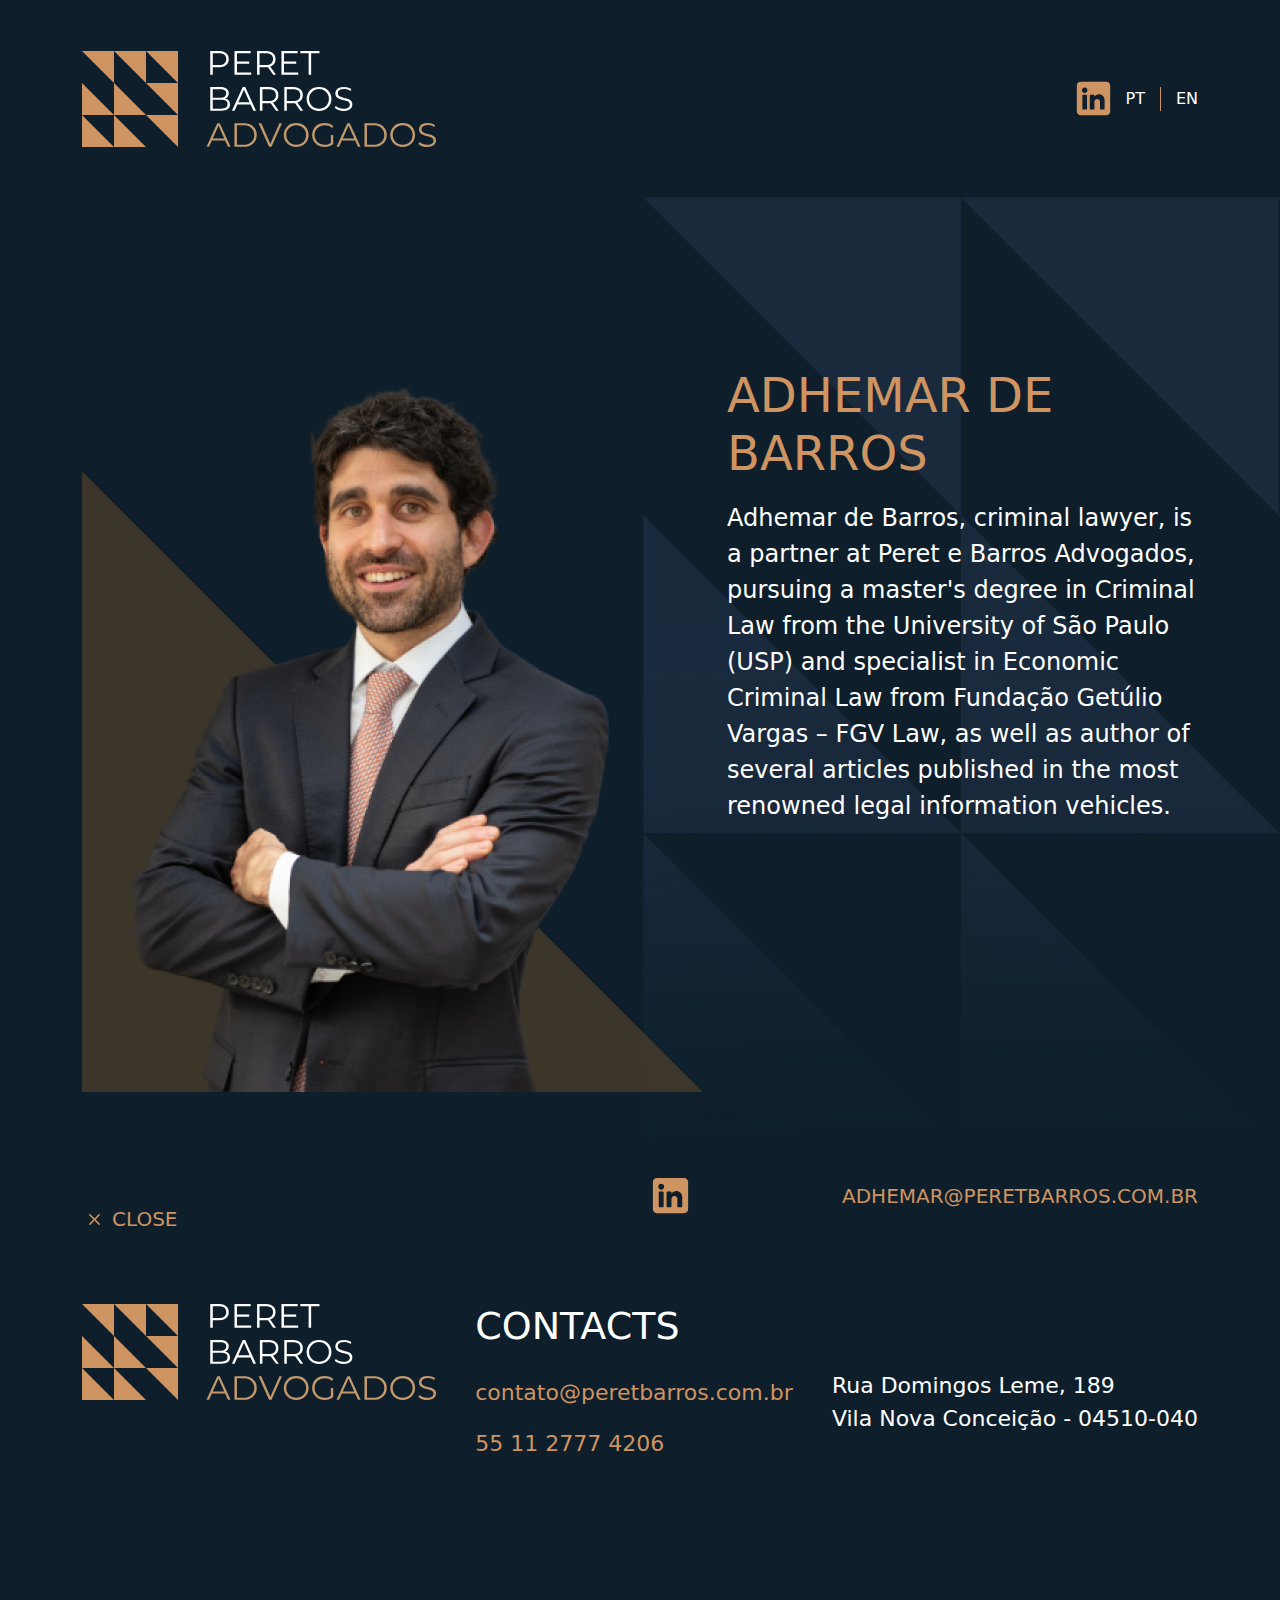
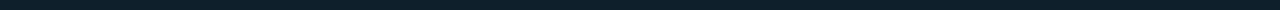
<file: src/en/equipe/adhemar/index.html>
<!DOCTYPE html>
<html lang="pt-br">
  <head>
    <meta charset="UTF-8" />
    <meta name="viewport" content="width=device-width, initial-scale=1.0" />
    <title>Peret e Barros Advogados | Equipe</title>
    <link rel="preconnect" href="https://fonts.googleapis.com" />
    <link rel="preconnect" href="https://fonts.gstatic.com" crossorigin />
    <link
      href="https://fonts.googleapis.com/css2?family=Montserrat:ital,wght@0,100..900;1,100..900&display=swap"
      rel="stylesheet" />
    <link rel="stylesheet" href="style.css" />
    <link rel="stylesheet" href="../../../css/reset.css" />
    <link rel="stylesheet" href="../../../css/style.css" />
    <link rel="shortcut icon" href="../../../img/favicon.ico" />
    <link
      href="https://cdn.jsdelivr.net/npm/bootstrap@5.3.3/dist/css/bootstrap.min.css"
      rel="stylesheet"
      integrity="sha384-QWTKZyjpPEjISv5WaRU9OFeRpok6YctnYmDr5pNlyT2bRjXh0JMhjY6hW+ALEwIH"
      crossorigin="anonymous" />
  </head>
  <body>
    <header>
      <div class="container">
        <div>
          <a class="logo" href="/en/"
            ><img src="../../../img/logoAdv.svg" height="96px" alt="logo"
          /></a>
        </div>
        <div class="links">
          <a href="https://www.linkedin.com/company/peret-e-barros-advogados/">
            <img src="../../../img/linkedin.svg" height="35px" alt="linkedin"
          /></a>
          <a class="pt idioma" href="../../../equipe/adhemar/">PT</a>
          <a class="en idioma" href="../../../en/equipe/adhemar/">EN</a>
        </div>
      </div>
    </header>
    <section class="background">
      <div class="container">
        <div class="row">
          <div class="col">
            <img src="../../../img/Adhemar.png" alt="leonardo" />
          </div>
          <div class="col">
            <div class="texto">
              <h2>Adhemar de barros</h2>
              <p>
                Adhemar de Barros, criminal lawyer, is a partner at Peret e
                Barros Advogados, pursuing a master's degree in Criminal Law
                from the University of São Paulo (USP) and specialist in
                Economic Criminal Law from Fundação Getúlio Vargas – FGV Law, as
                well as author of several articles published in the most
                renowned legal information vehicles.
              </p>
            </div>
          </div>
        </div>
      </div>
      <div class="container">
        <div class="row links">
          <div class="col">
            <div class="button">
              <a href="/en/"
                ><svg
                  xmlns="http://www.w3.org/2000/svg"
                  width="25"
                  height="25"
                  fill="currentColor"
                  class="bi bi-x"
                  viewBox="0 0 16 16">
                  <path
                    d="M4.646 4.646a.5.5 0 0 1 .708 0L8 7.293l2.646-2.647a.5.5 0 0 1 .708.708L8.707 8l2.647 2.646a.5.5 0 0 1-.708.708L8 8.707l-2.646 2.647a.5.5 0 0 1-.708-.708L7.293 8 4.646 5.354a.5.5 0 0 1 0-.708" />
                </svg>
                CLOSE
              </a>
            </div>
          </div>
          <div class="col">
            <div class="linkedin">
              <a href="https://www.linkedin.com/in/adhemar-de-barros-485414180/"
                ><img src="../../../img/linkedin.svg" alt="linkedin" />
              </a>
              <a class="email" href="mailto:adhemar@peretbarros.com.br"
                >adhemar@peretbarros.com.br</a
              >
            </div>
          </div>
        </div>
      </div>
    </section>

    <footer class="footer">
      <div class="container">
        <div>
          <a href="/en/"
            ><img src="../../../img/logoAdv.svg" height="96px" alt="logo"
          /></a>
        </div>
        <div>
          <h3 class="title2">CONTACTS</h3>
          <a href="mailto:contato@peretbarros.com.br" class="contato"
            >contato@peretbarros.com.br</a
          >
          <a href="tel:+551127774206" class="contato">55 11 2777 4206</a>
        </div>
        <div>
          <p class="endereco">
            Rua Domingos Leme, 189 <br />
            Vila Nova Conceição - 04510-040
          </p>
        </div>
      </div>
    </footer>

    <script
      src="https://cdn.jsdelivr.net/npm/bootstrap@5.3.3/dist/js/bootstrap.bundle.min.js"
      integrity="sha384-YvpcrYf0tY3lHB60NNkmXc5s9fDVZLESaAA55NDzOxhy9GkcIdslK1eN7N6jIeHz"
      crossorigin="anonymous"></script>
  </body>
</html>
</file>
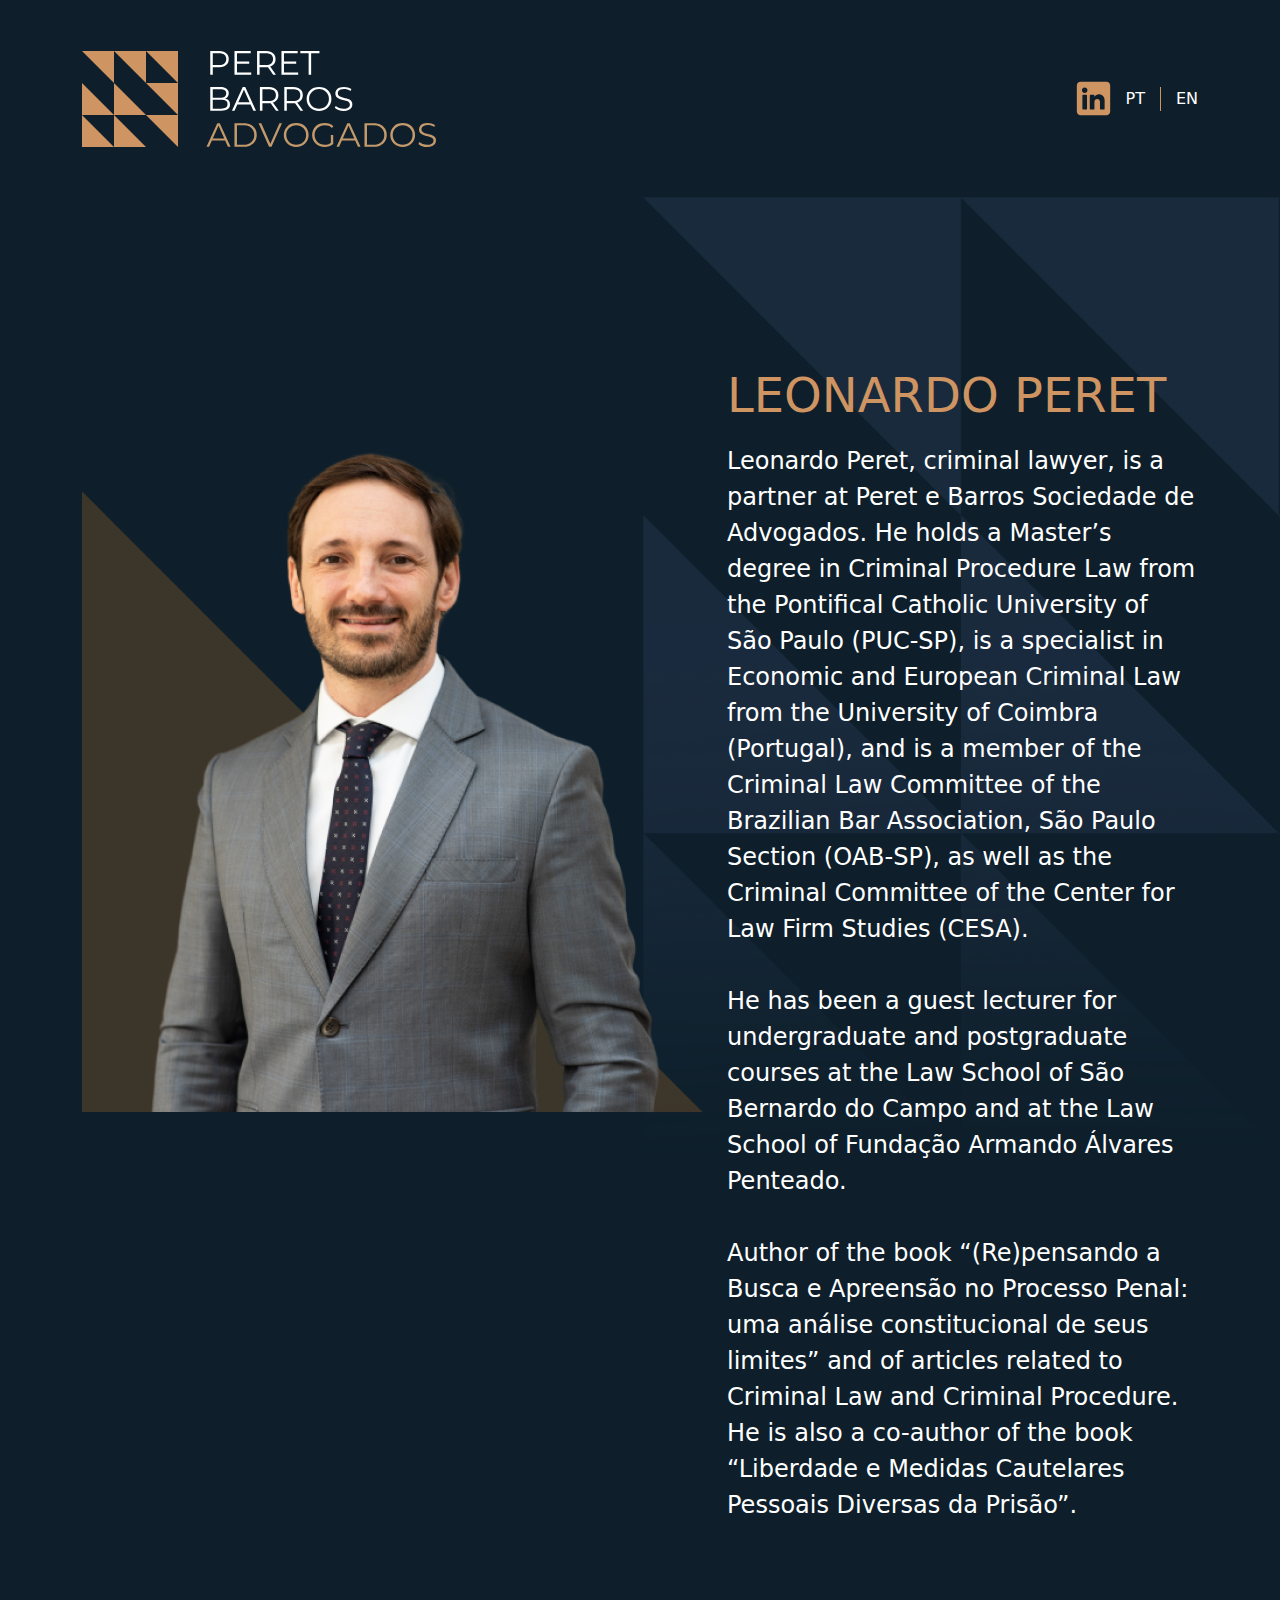
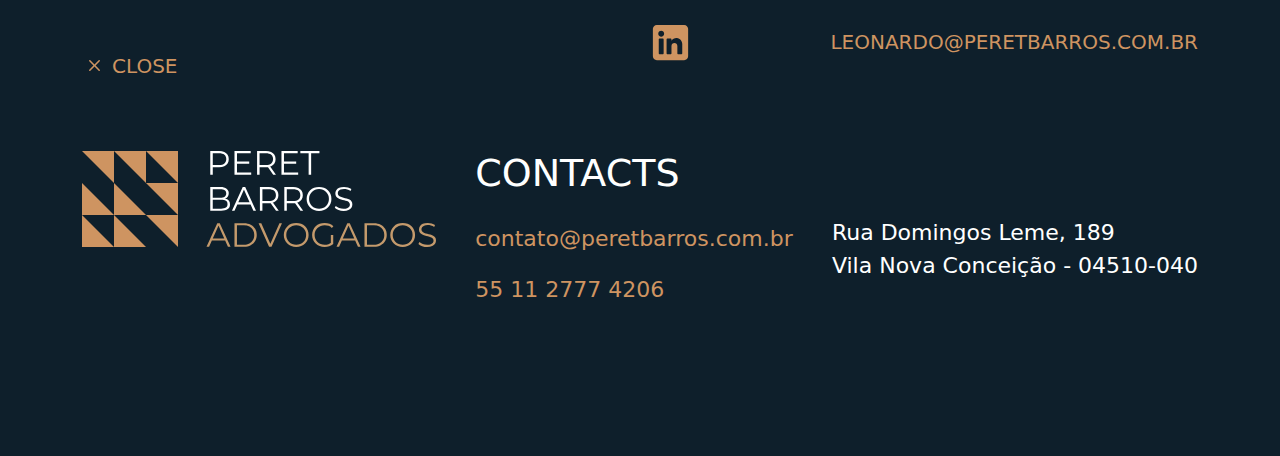
<file: src/en/equipe/leonardo/index.html>
<!DOCTYPE html>
<html lang="pt-br">
  <head>
    <meta charset="UTF-8" />
    <meta name="viewport" content="width=device-width, initial-scale=1.0" />
    <title>Peret e Barros Advogados | Equipe</title>
    <link rel="preconnect" href="https://fonts.googleapis.com" />
    <link rel="preconnect" href="https://fonts.gstatic.com" crossorigin />
    <link
      href="https://fonts.googleapis.com/css2?family=Montserrat:ital,wght@0,100..900;1,100..900&display=swap"
      rel="stylesheet" />
    <link rel="stylesheet" href="style.css" />
    <link rel="stylesheet" href="../../../css/reset.css" />
    <link rel="stylesheet" href="../../../css/style.css" />
    <link rel="shortcut icon" href="../../../img/favicon.ico" />
    <link
      href="https://cdn.jsdelivr.net/npm/bootstrap@5.3.3/dist/css/bootstrap.min.css"
      rel="stylesheet"
      integrity="sha384-QWTKZyjpPEjISv5WaRU9OFeRpok6YctnYmDr5pNlyT2bRjXh0JMhjY6hW+ALEwIH"
      crossorigin="anonymous" />
  </head>
  <body>
    <header>
      <div class="container">
        <div>
          <a class="logo" href="/en/"
            ><img src="../../../img/logoAdv.svg" height="96px" alt="logo"
          /></a>
        </div>
        <div class="links">
          <a href="https://www.linkedin.com/company/peret-e-barros-advogados/">
            <img src="../../../img/linkedin.svg" height="35px" alt="linkedin"
          /></a>
          <a class="pt idioma" href="../../../equipe/leonardo/">PT</a>
          <a class="en idioma" href="../../../en/equipe/leonardo/">EN</a>
        </div>
      </div>
    </header>
    <section class="background">
      <div class="container">
        <div class="row">
          <div class="col">
            <img src="../../../img/Leonardo.png" alt="leonardo" />
          </div>
          <div class="col">
            <div class="texto">
              <h2>Leonardo Peret</h2>
              <p>
                Leonardo Peret, criminal lawyer, is a partner at Peret e Barros
                Sociedade de Advogados. He holds a Master’s degree in Criminal
                Procedure Law from the Pontifical Catholic University of São
                Paulo (PUC-SP), is a specialist in Economic and European
                Criminal Law from the University of Coimbra (Portugal), and is a
                member of the Criminal Law Committee of the Brazilian Bar
                Association, São Paulo Section (OAB-SP), as well as the Criminal
                Committee of the Center for Law Firm Studies (CESA).
                <br /><br />
                He has been a guest lecturer for undergraduate and postgraduate
                courses at the Law School of São Bernardo do Campo and at the
                Law School of Fundação Armando Álvares Penteado.
                <br /><br />
                Author of the book “(Re)pensando a Busca e Apreensão no Processo
                Penal: uma análise constitucional de seus limites” and of
                articles related to Criminal Law and Criminal Procedure. He is
                also a co-author of the book “Liberdade e Medidas Cautelares
                Pessoais Diversas da Prisão”.
              </p>
            </div>
          </div>
        </div>
      </div>
      <div class="container">
        <div class="row links">
          <div class="col">
            <div class="button">
              <a href="/en/"
                ><svg
                  xmlns="http://www.w3.org/2000/svg"
                  width="25"
                  height="25"
                  fill="currentColor"
                  class="bi bi-x"
                  viewBox="0 0 16 16">
                  <path
                    d="M4.646 4.646a.5.5 0 0 1 .708 0L8 7.293l2.646-2.647a.5.5 0 0 1 .708.708L8.707 8l2.647 2.646a.5.5 0 0 1-.708.708L8 8.707l-2.646 2.647a.5.5 0 0 1-.708-.708L7.293 8 4.646 5.354a.5.5 0 0 1 0-.708" />
                </svg>
                CLOSE
              </a>
            </div>
          </div>
          <div class="col">
            <div class="linkedin">
              <a href="https://www.linkedin.com/in/leonardo-peret-b12b3a87/"
                ><img src="../../../img/linkedin.svg" alt="linkedin" />
              </a>
              <a class="email" href="mailto:leonardo@peretbarros.com.br"
                >leonardo@peretbarros.com.br</a
              >
            </div>
          </div>
        </div>
      </div>
    </section>

    <footer class="footer">
      <div class="container">
        <div>
          <a href="/en/"
            ><img src="../../../img/logoAdv.svg" height="96px" alt="logo"
          /></a>
        </div>
        <div>
          <h3 class="title2">CONTACTS</h3>
          <a href="mailto:contato@peretbarros.com.br" class="contato"
            >contato@peretbarros.com.br</a
          >
          <a href="tel:+551127774206" class="contato">55 11 2777 4206</a>
        </div>
        <div>
          <p class="endereco">
            Rua Domingos Leme, 189 <br />
            Vila Nova Conceição - 04510-040
          </p>
        </div>
      </div>
    </footer>

    <script
      src="https://cdn.jsdelivr.net/npm/bootstrap@5.3.3/dist/js/bootstrap.bundle.min.js"
      integrity="sha384-YvpcrYf0tY3lHB60NNkmXc5s9fDVZLESaAA55NDzOxhy9GkcIdslK1eN7N6jIeHz"
      crossorigin="anonymous"></script>
  </body>
</html>
</file>
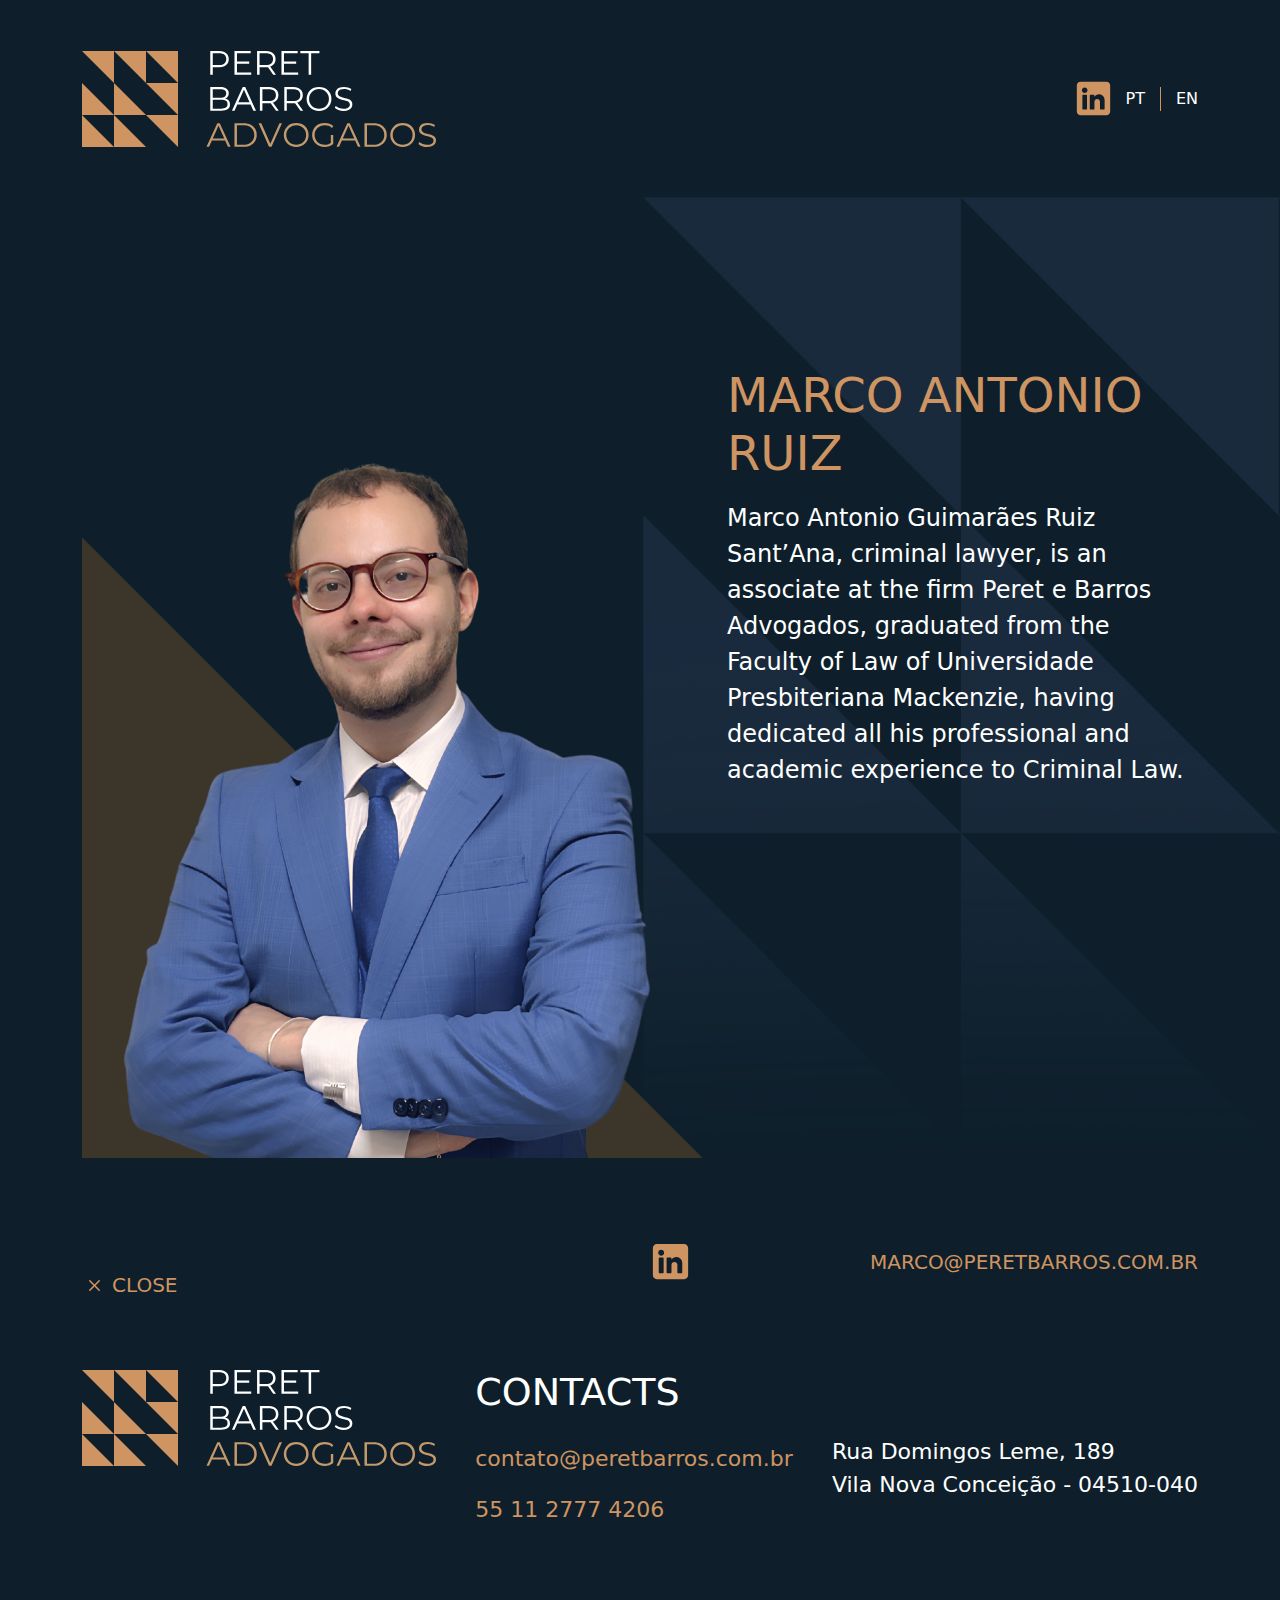
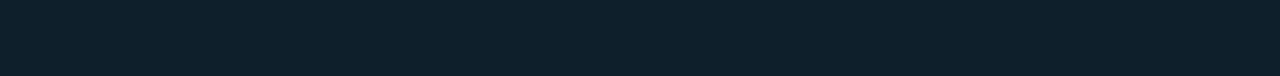
<file: src/en/equipe/marco/index.html>
<!DOCTYPE html>
<html lang="pt-br">
  <head>
    <meta charset="UTF-8" />
    <meta name="viewport" content="width=device-width, initial-scale=1.0" />
    <title>Peret e Barros Advogados | Equipe</title>
    <link rel="preconnect" href="https://fonts.googleapis.com" />
    <link rel="preconnect" href="https://fonts.gstatic.com" crossorigin />
    <link
      href="https://fonts.googleapis.com/css2?family=Montserrat:ital,wght@0,100..900;1,100..900&display=swap"
      rel="stylesheet" />
    <link rel="stylesheet" href="style.css" />
    <link rel="stylesheet" href="../../../css/reset.css" />
    <link rel="stylesheet" href="../../../css/style.css" />
    <link rel="shortcut icon" href="../../../img/favicon.ico" />
    <link
      href="https://cdn.jsdelivr.net/npm/bootstrap@5.3.3/dist/css/bootstrap.min.css"
      rel="stylesheet"
      integrity="sha384-QWTKZyjpPEjISv5WaRU9OFeRpok6YctnYmDr5pNlyT2bRjXh0JMhjY6hW+ALEwIH"
      crossorigin="anonymous" />
  </head>
  <body>
    <header>
      <div class="container">
        <div>
          <a class="logo" href="/en/"
            ><img src="../../../img/logoAdv.svg" height="96px" alt="logo"
          /></a>
        </div>
        <div class="links">
          <a href="https://www.linkedin.com/company/peret-e-barros-advogados/">
            <img src="../../../img/linkedin.svg" height="35px" alt="linkedin"
          /></a>
          <a class="pt idioma" href="../../../equipe/marco/">PT</a>
          <a class="en idioma" href="../../../en/equipe/marco/">EN</a>
        </div>
      </div>
    </header>
    <section class="background">
      <div class="container">
        <div class="row">
          <div class="col">
            <img src="../../../img/Marco.png" alt="marco" />
          </div>
          <div class="col">
            <div class="texto">
              <h2>Marco antonio ruiz</h2>
              <p>
                Marco Antonio Guimarães Ruiz Sant’Ana, criminal lawyer, is an
                associate at the firm Peret e Barros Advogados, graduated from
                the Faculty of Law of Universidade Presbiteriana Mackenzie,
                having dedicated all his professional and academic experience to
                Criminal Law.
              </p>
            </div>
          </div>
        </div>
      </div>
      <div class="container">
        <div class="row links">
          <div class="col">
            <div class="button">
              <a href="/en/"
                ><svg
                  xmlns="http://www.w3.org/2000/svg"
                  width="25"
                  height="25"
                  fill="currentColor"
                  class="bi bi-x"
                  viewBox="0 0 16 16">
                  <path
                    d="M4.646 4.646a.5.5 0 0 1 .708 0L8 7.293l2.646-2.647a.5.5 0 0 1 .708.708L8.707 8l2.647 2.646a.5.5 0 0 1-.708.708L8 8.707l-2.646 2.647a.5.5 0 0 1-.708-.708L7.293 8 4.646 5.354a.5.5 0 0 1 0-.708" />
                </svg>
                CLOSE
              </a>
            </div>
          </div>
          <div class="col">
            <div class="linkedin">
              <a
                href="https://www.linkedin.com/in/marco-antonio-guimara%C4%93s-ruiz/"
                ><img src="../../../img/linkedin.svg" alt="linkedin" />
              </a>
              <a class="email" href="mailto:marco@peretbarros.com.br"
                >marco@peretbarros.com.br</a
              >
            </div>
          </div>
        </div>
      </div>
    </section>

    <footer class="footer">
      <div class="container">
        <div>
          <a href="/en/"
            ><img src="../../../img/logoAdv.svg" height="96px" alt="logo"
          /></a>
        </div>
        <div>
          <h3 class="title2">CONTACTS</h3>
          <a href="mailto:contato@peretbarros.com.br" class="contato"
            >contato@peretbarros.com.br</a
          >
          <a href="tel:+551127774206" class="contato">55 11 2777 4206</a>
        </div>
        <div>
          <p class="endereco">
            Rua Domingos Leme, 189 <br />
            Vila Nova Conceição - 04510-040
          </p>
        </div>
      </div>
    </footer>

    <script
      src="https://cdn.jsdelivr.net/npm/bootstrap@5.3.3/dist/js/bootstrap.bundle.min.js"
      integrity="sha384-YvpcrYf0tY3lHB60NNkmXc5s9fDVZLESaAA55NDzOxhy9GkcIdslK1eN7N6jIeHz"
      crossorigin="anonymous"></script>
  </body>
</html>
</file>
<file: src/como-atuamos/style.css>
header {
  background-color: #0e1f2b;
}
header .container {
  display: flex;
  justify-content: space-between;
  align-items: center;
  height: 197px;
}

header .container .links {
  display: flex;
  justify-content: space-between;
  align-items: center;
  gap: 15px;
}

header .container .links a {
  text-decoration: none;
  color: white;
  font-size: 16px;
}

header .container .links .pt {
  border-right: 1px solid #ce9461;
  padding-right: 15px;
}

.banner-como-atuamos {
  background-image: url(../img/como-atuamos.png);
  background-repeat: no-repeat;
  background-size: cover;
  height: 574px;
}

.como-atuamos-descricao {
  background-color: #0e1f2b;
  padding: 110px 0;
}

.como-atuamos-descricao .container p {
  color: white;
  font-size: 25px;
  margin-bottom: 90px;
}

.button a {
  color: #ce9461;
  text-decoration: none;
  display: flex;
  align-items: center;
  justify-content: flex-start;
  gap: 5px;
}

@media only screen and (max-width: 900px) {
  header .container {
    height: 85px;
  }
  header .container .links a img {
    display: none;
  }
  .logo img {
    height: 51px;
  }

  .button a {
    margin-top: 30px;
  }

  .banner-como-atuamos {
    height: 143px;
  }

  .como-atuamos-descricao {
    padding: 40px 0;
  }

  .como-atuamos-descricao .container p {
    font-size: 14px;
    margin-bottom: 40px;
  }
}
</file>
<file: src/css/style.css>
.banner {
  background-image: url(../img/Banner.svg);
  height: 568px;
  background-repeat: no-repeat;
  background-size: cover;
  padding: 97px 0px;
  align-items: start;
  justify-content: end;
  display: flex;
  flex-direction: column;
}

.banner .title {
  font-size: 46px;
  font-weight: 600;
  color: #0e1f2b;
  text-transform: uppercase;
}

.title2 {
  font-size: 46px;
  font-weight: 600;
  color: white;
  text-transform: uppercase;
}

.banner .subtitle {
  font-size: 28px;
  color: white;
  border-left: 6px solid #0e1f2b;
  padding-left: 12px;
  margin-left: 3px;
  margin-top: 10px;
  font-weight: 400;
}

.como-atuamos {
  background-color: #0e1f2b;
  background-image: url(../img/backgroundpattern.png);
  background-repeat: no-repeat;
  background-position: top right;
  padding-bottom: 170px;
}

.como-atuamos .container .items .title2 {
  padding-top: 169px;
  font-weight: 400;
}

.subtitle2 {
  font-size: 32px;
}

.como-atuamos .container .items .subtitle2 {
  color: #ce9461;
  text-transform: uppercase;
  margin-top: 22px;
  font-weight: 400;
}

.como-atuamos .container .items .text {
  border-left: 2px solid #ce9461;
  padding-left: 15px;
  color: white;
  margin-top: 22px;
  font-weight: 400;
  font-size: 23px;
  max-width: 880px;
}

.como-atuamos .container .items .button {
  width: 880px;
}
.como-atuamos .container .items .button a {
  color: #ce9461;
  text-decoration: none;
  display: flex;
  align-items: center;
  justify-content: flex-end;
  gap: 5px;
}

.equipe {
  background-color: #0e1f2b;
}

.equipe .container {
  background-color: #ce9461;
  margin-top: 169px;
  padding: 50px;
}

.equipe .container .grupo {
  padding: 30px;
  display: flex;
  justify-content: space-between;
  align-items: start;
  text-decoration: none !important;
  flex-wrap: wrap;
}
.equipe .container .grupo .adv {
  text-decoration: none;
}

.equipe .container .grupo .adv img {
  max-height: 332px;
  width: 277px;
  display: flex;
  justify-content: end;
  object-fit: cover;
}

.equipe .container .grupo .adv h3 {
  color: #0e1f2b;
  font-weight: 400;
  max-width: 277px;
  text-transform: uppercase;
  margin-top: 15px;
  text-decoration: none !important;
}

.equipe .container .grupo .adv p {
  color: white;
  font-weight: 400;
  max-width: 17px;
  text-transform: uppercase;
  text-decoration: none !important;
}

.publicacoes {
  padding: 170px 0;
}

.publicacoes .container .row .pub {
  max-width: 500px;
}
.publicacoes .container .row .col .title2 {
  font-weight: 400;
  justify-content: flex-end;
}

.publicacoes .container .row .col img {
  margin-top: 50px;
  transform: translate(-100px);
}
.publicacoes .container .row .grupo {
  display: flex;
  flex-direction: column;
  gap: 40px;
}

.publicacoes .container .row .grupo .livro {
  border-left: 3px solid #ce9461;
  padding-left: 15px;
  align-items: center;
  height: fit-content;
}

.publicacoes .container .row .grupo .button a {
  color: #ce9461;
  text-decoration: none;
  display: flex;
  align-items: center;
  justify-content: flex-start;
  gap: 5px;
}

.publicacoes .container .row .grupo .livro .subtitle2 {
  color: #ce9461;
  font-size: 18px;
  text-transform: uppercase;
}

.publicacoes .container .row .grupo .livro .nome {
  color: white;
  font-size: 25px;
}

.footer {
  background-color: #0e1f2b;
  margin: none !important;
  padding-bottom: 150px;
}

.footer .container {
  display: flex;
  flex-wrap: wrap;
  justify-content: space-between;
}

.footer .container div .title2 {
  font-size: 38px;
  font-weight: 400;
}

.footer .container div {
  display: flex;
  flex-direction: column;
  gap: 18px;
}

.footer .container div .contato {
  text-decoration: none;
  color: #ce9461;
  font-size: 22px;
}

.footer .container div .endereco {
  color: white;
  font-size: 22px;
  margin-top: 65px;
}

@media only screen and (max-width: 900px) {
  .footer .container {
    gap: 20px;
  }
  .publicacoes .container .row .pub {
    max-width: 42vw;
  }

  .como-atuamos .container .items .button {
    width: 100%;
  }

  .title2 {
    font-size: 22px;
  }
  .title {
    font-size: 20px !important;
  }
  .subtitle {
    font-size: 12px !important;
  }
  .banner {
    max-height: 200px;
    padding: 0;
  }

  .banner .container .row {
    flex-wrap: wrap;
  }
  .como-atuamos .container .items .subtitle2 {
    font-size: 18px;
  }
  .como-atuamos .container .items .text,
  .publicacoes .container .row .grupo .livro .nome,
  .footer .container div .contato {
    font-size: 14px;
  }
  .equipe .container {
    padding: 10px 18px;
    margin-top: 80px;
  }
  .equipe .container .grupo .adv h3,
  .footer .container div .title2 {
    font-size: 20px;
  }
  .como-atuamos .container .items .title2 {
    padding-top: 80px;
  }
  .como-atuamos,
  .footer {
    padding-bottom: 80px;
  }
  .publicacoes {
    padding: 80px 0;
  }
  .footer .container div .endereco {
    margin-top: 0px;
    font-size: 14px;
  }
  .footer .container div {
    gap: 5px;
  }
  .equipe .container .grupo {
    justify-content: space-around;
    padding: 0px;
  }
}

@media only screen and (max-width: 600px) {
  .publicacoes .container .row .pub {
    overflow-x: hidden;
  }
}
</file>
<file: src/publicacoes/style.css>
header {
  background-color: #0e1f2b;
}
header .container {
  display: flex;
  justify-content: space-between;
  align-items: center;
  height: 197px;
}

header .container .links {
  display: flex;
  justify-content: space-between;
  align-items: center;
  gap: 15px;
}

header .container .links a {
  text-decoration: none;
  color: white;
  font-size: 16px;
}

header .container .links .pt {
  border-right: 1px solid #ce9461;
  padding-right: 15px;
}

.background {
  background-color: #0e1f2b;
  background-image: url(../img/backgroundpattern.png);
  background-repeat: no-repeat;
  background-position: top right;
  padding-top: 170px;
}

.background .quadro {
  background-color: #ce9461;
  padding: 20px 40px;
}

.background .quadro h2 {
  font-weight: 400;
  font-size: 48px;
}

.background .quadro .livros {
  display: flex;
  flex-direction: column;
  gap: 30px;
  margin-top: 60px;
}

.background .quadro .livros .livro {
  display: flex;
  flex-direction: column;
  border-left: 3px solid #1a242d;
  padding-left: 10px;
  height: fit-content;
  text-decoration: none !important;
}

.background .quadro .livros .livro h3 {
  font-size: 30px;
  font-weight: 400;
  color: #0e1f2b;
  text-transform: uppercase;
}

.background .quadro .livros .livro p {
  font-size: 24px;
  font-weight: 400;
  color: white;
}

.button a {
  color: #ce9461;
  text-decoration: none;
  display: flex;
  align-items: center;
  justify-content: flex-start;
  gap: 5px;
  margin-top: 112px;
  padding-bottom: 70px;
  font-size: 20px;
}

@media only screen and (max-width: 900px) {
  header .container {
    height: 85px;
  }
  header .container .links a img {
    display: none;
  }
  .logo img {
    height: 51px;
  }

  .background {
    padding-top: 30px;
  }

  .background .quadro h2 {
    font-size: 20px;
  }

  .background .quadro .livros .livro h3 {
    font-size: 18px;
  }

  .background .quadro .livros .livro p {
    font-size: 14px;
  }

  .background .quadro {
    padding: 13px 16px;
  }
  .background .quadro .livros {
    margin-top: 16px;
  }

  .button a {
    margin-top: 30px;
  }
}
</file>
<file: src/en/como-atuamos/style.css>
header {
  background-color: #0e1f2b;
}
header .container {
  display: flex;
  justify-content: space-between;
  align-items: center;
  height: 197px;
}

header .container .links {
  display: flex;
  justify-content: space-between;
  align-items: center;
  gap: 15px;
}

header .container .links a {
  text-decoration: none;
  color: white;
  font-size: 16px;
}

header .container .links .pt {
  border-right: 1px solid #ce9461;
  padding-right: 15px;
}

.banner-como-atuamos {
  background-image: url(../../img/como-atuamos.png);
  background-repeat: no-repeat;
  background-size: cover;
  height: 574px;
}

.como-atuamos-descricao {
  background-color: #0e1f2b;
  padding: 110px 0;
}

.como-atuamos-descricao .container p {
  color: white;
  font-size: 25px;
  margin-bottom: 90px;
}

.button a {
  color: #ce9461;
  text-decoration: none;
  display: flex;
  align-items: center;
  justify-content: flex-start;
  gap: 5px;
}

@media only screen and (max-width: 900px) {
  header .container {
    height: 85px;
  }
  header .container .links a img {
    display: none;
  }
  .logo img {
    height: 51px;
  }

  .button a {
    margin-top: 30px;
  }

  .banner-como-atuamos {
    height: 143px;
  }

  .como-atuamos-descricao {
    padding: 40px 0;
  }

  .como-atuamos-descricao .container p {
    font-size: 14px;
    margin-bottom: 40px;
  }
}
</file>
<file: src/en/publicacoes/style.css>
header {
  background-color: #0e1f2b;
}
header .container {
  display: flex;
  justify-content: space-between;
  align-items: center;
  height: 197px;
}

header .container .links {
  display: flex;
  justify-content: space-between;
  align-items: center;
  gap: 15px;
}

header .container .links a {
  text-decoration: none;
  color: white;
  font-size: 16px;
}

header .container .links .pt {
  border-right: 1px solid #ce9461;
  padding-right: 15px;
}

.background {
  background-color: #0e1f2b;
  background-image: url(../../img/backgroundpattern.png);
  background-repeat: no-repeat;
  background-position: top right;
  padding-top: 170px;
}

.background .quadro {
  background-color: #ce9461;
  padding: 20px 40px;
}

.background .quadro h2 {
  font-weight: 400;
  font-size: 48px;
}

.background .quadro .livros {
  display: flex;
  flex-direction: column;
  gap: 30px;
  margin-top: 60px;
}

.background .quadro .livros .livro {
  display: flex;
  flex-direction: column;
  border-left: 3px solid #1a242d;
  padding-left: 10px;
  height: fit-content;
  text-decoration: none !important;
}

.background .quadro .livros .livro h3 {
  font-size: 30px;
  font-weight: 400;
  color: #0e1f2b;
  text-transform: uppercase;
}

.background .quadro .livros .livro p {
  font-size: 24px;
  font-weight: 400;
  color: white;
}

.button a {
  color: #ce9461;
  text-decoration: none;
  display: flex;
  align-items: center;
  justify-content: flex-start;
  gap: 5px;
  margin-top: 112px;
  padding-bottom: 70px;
  font-size: 20px;
}

@media only screen and (max-width: 900px) {
  header .container {
    height: 85px;
  }
  header .container .links a img {
    display: none;
  }
  .logo img {
    height: 51px;
  }

  .background {
    padding-top: 30px;
  }

  .background .quadro h2 {
    font-size: 20px;
  }

  .background .quadro .livros .livro h3 {
    font-size: 18px;
  }

  .background .quadro .livros .livro p {
    font-size: 14px;
  }

  .background .quadro {
    padding: 13px 16px;
  }
  .background .quadro .livros {
    margin-top: 16px;
  }

  .button a {
    margin-top: 30px;
  }
}
</file>
<file: src/equipe/adhemar/style.css>
header {
  background-color: #0e1f2b;
}
header .container {
  display: flex;
  justify-content: space-between;
  align-items: center;
  height: 197px;
}

header .container .links {
  display: flex;
  justify-content: space-between;
  align-items: center;
  gap: 15px;
}

header .container .links a {
  text-decoration: none;
  color: white;
  font-size: 16px;
}

header .container .links .pt {
  border-right: 1px solid #ce9461;
  padding-right: 15px;
}

.background {
  background-color: #0e1f2b;
  background-image: url(../../img/backgroundpattern.png);
  background-repeat: no-repeat;
  background-position: top right;
  padding-top: 170px;
}

.background .container .row .col {
  align-self: flex-start;
}

.background .container .row .col .texto h2 {
  color: #ce9461;
  font-size: 48px;
  font-weight: 400;
  text-transform: uppercase;
}

.background .container .row .col .texto p {
  color: white;
  font-size: 24px;
  font-weight: 300;
  margin-top: 18px;
}

.background .container .row .col .linkedin {
  display: flex;
  justify-content: space-between;
  padding-top: 85px;
  flex-wrap: wrap;
  align-items: center;
}

.background .container .row .col .linkedin a {
  color: #ce9461;
  font-size: 20px;
  display: flex;
  justify-content: space-between;
  text-transform: uppercase;
  text-decoration: none;
}

.button a {
  color: #ce9461;
  text-decoration: none;
  display: flex;
  align-items: center;
  justify-content: flex-start;
  gap: 5px;
  margin-top: 112px;
  padding-bottom: 70px;
  font-size: 20px;
}

@media only screen and (max-width: 900px) {
  .background {
    padding-top: 80px;
  }
  .background .container .row .col img {
    max-width: 90vw;
  }

  .background .container .row .col .texto h2 {
    margin-top: 20px;
    font-size: 20px;
  }
  .background .container .row .col .texto p,
  .background .container .row .col .linkedin a {
    font-size: 14px;
  }
  .background .container .row .col .linkedin {
    padding-top: 20px;
  }
  .button a {
    margin-top: 40px;
  }
  .background .container .links {
    flex-direction: column-reverse;
  }

  header .container {
    height: 85px;
  }

  header .container .links a img {
    display: none;
  }
  .logo img {
    height: 51px;
  }
}
</file>
<file: src/equipe/leonardo/style.css>
header {
  background-color: #0e1f2b;
}
header .container {
  display: flex;
  justify-content: space-between;
  align-items: center;
  height: 197px;
}

header .container .links {
  display: flex;
  justify-content: space-between;
  align-items: center;
  gap: 15px;
}

header .container .links a {
  text-decoration: none;
  color: white;
  font-size: 16px;
}

header .container .links .pt {
  border-right: 1px solid #ce9461;
  padding-right: 15px;
}

.background {
  background-color: #0e1f2b;
  background-image: url(../../img/backgroundpattern.png);
  background-repeat: no-repeat;
  background-position: top right;
  padding-top: 170px;
}

.background .container .row .col {
  align-self: flex-start;
}

.background .container .row .col .texto h2 {
  color: #ce9461;
  font-size: 48px;
  font-weight: 400;
  text-transform: uppercase;
}

.background .container .row .col .texto p {
  color: white;
  font-size: 24px;
  font-weight: 300;
  margin-top: 18px;
}

.background .container .row .col .linkedin {
  display: flex;
  justify-content: space-between;
  padding-top: 85px;
  flex-wrap: wrap;
  align-items: center;
}

.background .container .row .col .linkedin a {
  color: #ce9461;
  font-size: 20px;
  display: flex;
  justify-content: space-between;
  text-transform: uppercase;
  text-decoration: none;
}

.button a {
  color: #ce9461;
  text-decoration: none;
  display: flex;
  align-items: center;
  justify-content: flex-start;
  gap: 5px;
  margin-top: 112px;
  padding-bottom: 70px;
  font-size: 20px;
}

@media only screen and (max-width: 900px) {
  .background {
    padding-top: 80px;
  }
  .background .container .row .col img {
    max-width: 90vw;
  }

  .background .container .row .col .texto h2 {
    margin-top: 20px;
    font-size: 20px;
  }
  .background .container .row .col .texto p,
  .background .container .row .col .linkedin a {
    font-size: 14px;
  }
  .background .container .row .col .linkedin {
    padding-top: 20px;
  }
  .button a {
    margin-top: 40px;
  }
  .background .container .links {
    flex-direction: column-reverse;
  }

  header .container {
    height: 85px;
  }

  header .container .links a img {
    display: none;
  }
  .logo img {
    height: 51px;
  }
}
</file>
<file: src/equipe/marco/style.css>
header {
  background-color: #0e1f2b;
}
header .container {
  display: flex;
  justify-content: space-between;
  align-items: center;
  height: 197px;
}

header .container .links {
  display: flex;
  justify-content: space-between;
  align-items: center;
  gap: 15px;
}

header .container .links a {
  text-decoration: none;
  color: white;
  font-size: 16px;
}

header .container .links .pt {
  border-right: 1px solid #ce9461;
  padding-right: 15px;
}

.background {
  background-color: #0e1f2b;
  background-image: url(../../img/backgroundpattern.png);
  background-repeat: no-repeat;
  background-position: top right;
  padding-top: 170px;
}

.background .container .row .col {
  align-self: flex-start;
}

.background .container .row .col .texto h2 {
  color: #ce9461;
  font-size: 48px;
  font-weight: 400;
  text-transform: uppercase;
}

.background .container .row .col .texto p {
  color: white;
  font-size: 24px;
  font-weight: 300;
  margin-top: 18px;
}

.background .container .row .col .linkedin {
  display: flex;
  justify-content: space-between;
  padding-top: 85px;
  flex-wrap: wrap;
  align-items: center;
}

.background .container .row .col .linkedin a {
  color: #ce9461;
  font-size: 20px;
  display: flex;
  justify-content: space-between;
  text-transform: uppercase;
  text-decoration: none;
}

.button a {
  color: #ce9461;
  text-decoration: none;
  display: flex;
  align-items: center;
  justify-content: flex-start;
  gap: 5px;
  margin-top: 112px;
  padding-bottom: 70px;
  font-size: 20px;
}

@media only screen and (max-width: 900px) {
  .background {
    padding-top: 80px;
  }
  .background .container .row .col img {
    max-width: 90vw;
  }

  .background .container .row .col .texto h2 {
    margin-top: 20px;
    font-size: 20px;
  }
  .background .container .row .col .texto p,
  .background .container .row .col .linkedin a {
    font-size: 14px;
  }
  .background .container .row .col .linkedin {
    padding-top: 20px;
  }
  .button a {
    margin-top: 40px;
  }
  .background .container .links {
    flex-direction: column-reverse;
  }

  header .container {
    height: 85px;
  }

  header .container .links a img {
    display: none;
  }
  .logo img {
    height: 51px;
  }
}
</file>
<file: src/en/equipe/adhemar/style.css>
header {
  background-color: #0e1f2b;
}
header .container {
  display: flex;
  justify-content: space-between;
  align-items: center;
  height: 197px;
}

header .container .links {
  display: flex;
  justify-content: space-between;
  align-items: center;
  gap: 15px;
}

header .container .links a {
  text-decoration: none;
  color: white;
  font-size: 16px;
}

header .container .links .pt {
  border-right: 1px solid #ce9461;
  padding-right: 15px;
}

.background {
  background-color: #0e1f2b;
  background-image: url(../../../img/backgroundpattern.png);
  background-repeat: no-repeat;
  background-position: top right;
  padding-top: 170px;
}

.background .container .row .col {
  align-self: flex-start;
}

.background .container .row .col .texto h2 {
  color: #ce9461;
  font-size: 48px;
  font-weight: 400;
  text-transform: uppercase;
}

.background .container .row .col .texto p {
  color: white;
  font-size: 24px;
  font-weight: 300;
  margin-top: 18px;
}

.background .container .row .col .linkedin {
  display: flex;
  justify-content: space-between;
  padding-top: 85px;
  flex-wrap: wrap;
  align-items: center;
}

.background .container .row .col .linkedin a {
  color: #ce9461;
  font-size: 20px;
  display: flex;
  justify-content: space-between;
  text-transform: uppercase;
  text-decoration: none;
}

.button a {
  color: #ce9461;
  text-decoration: none;
  display: flex;
  align-items: center;
  justify-content: flex-start;
  gap: 5px;
  margin-top: 112px;
  padding-bottom: 70px;
  font-size: 20px;
}

@media only screen and (max-width: 900px) {
  .background {
    padding-top: 80px;
  }
  .background .container .row .col img {
    max-width: 90vw;
  }

  .background .container .row .col .texto h2 {
    margin-top: 20px;
    font-size: 20px;
  }
  .background .container .row .col .texto p,
  .background .container .row .col .linkedin a {
    font-size: 14px;
  }
  .background .container .row .col .linkedin {
    padding-top: 20px;
  }
  .button a {
    margin-top: 40px;
  }
  .background .container .links {
    flex-direction: column-reverse;
  }

  header .container {
    height: 85px;
  }

  header .container .links a img {
    display: none;
  }

  .logo img {
    height: 51px;
  }
}
</file>
<file: src/en/equipe/leonardo/style.css>
header {
  background-color: #0e1f2b;
}
header .container {
  display: flex;
  justify-content: space-between;
  align-items: center;
  height: 197px;
}

header .container .links {
  display: flex;
  justify-content: space-between;
  align-items: center;
  gap: 15px;
}

header .container .links a {
  text-decoration: none;
  color: white;
  font-size: 16px;
}

header .container .links .pt {
  border-right: 1px solid #ce9461;
  padding-right: 15px;
}

.background {
  background-color: #0e1f2b;
  background-image: url(../../../img/backgroundpattern.png);
  background-repeat: no-repeat;
  background-position: top right;
  padding-top: 170px;
}

.background .container .row .col {
  align-self: flex-start;
}

.background .container .row .col .texto h2 {
  color: #ce9461;
  font-size: 48px;
  font-weight: 400;
  text-transform: uppercase;
}

.background .container .row .col .texto p {
  color: white;
  font-size: 24px;
  font-weight: 300;
  margin-top: 18px;
}

.background .container .row .col .linkedin {
  display: flex;
  justify-content: space-between;
  padding-top: 85px;
  flex-wrap: wrap;
  align-items: center;
}

.background .container .row .col .linkedin a {
  color: #ce9461;
  font-size: 20px;
  display: flex;
  justify-content: space-between;
  text-transform: uppercase;
  text-decoration: none;
}

.button a {
  color: #ce9461;
  text-decoration: none;
  display: flex;
  align-items: center;
  justify-content: flex-start;
  gap: 5px;
  margin-top: 112px;
  padding-bottom: 70px;
  font-size: 20px;
}

@media only screen and (max-width: 900px) {
  .background {
    padding-top: 80px;
  }
  .background .container .row .col img {
    max-width: 90vw;
  }

  .background .container .row .col .texto h2 {
    margin-top: 20px;
    font-size: 20px;
  }
  .background .container .row .col .texto p,
  .background .container .row .col .linkedin a {
    font-size: 14px;
  }
  .background .container .row .col .linkedin {
    padding-top: 20px;
  }
  .button a {
    margin-top: 40px;
  }
  .background .container .links {
    flex-direction: column-reverse;
  }

  header .container {
    height: 85px;
  }

  header .container .links a img {
    display: none;
  }
  .logo img {
    height: 51px;
  }
}
</file>
<file: src/en/equipe/marco/style.css>
header {
  background-color: #0e1f2b;
}
header .container {
  display: flex;
  justify-content: space-between;
  align-items: center;
  height: 197px;
}

header .container .links {
  display: flex;
  justify-content: space-between;
  align-items: center;
  gap: 15px;
}

header .container .links a {
  text-decoration: none;
  color: white;
  font-size: 16px;
}

header .container .links .pt {
  border-right: 1px solid #ce9461;
  padding-right: 15px;
}

.background {
  background-color: #0e1f2b;
  background-image: url(../../../img/backgroundpattern.png);
  background-repeat: no-repeat;
  background-position: top right;
  padding-top: 170px;
}

.background .container .row .col {
  align-self: flex-start;
}

.background .container .row .col .texto h2 {
  color: #ce9461;
  font-size: 48px;
  font-weight: 400;
  text-transform: uppercase;
}

.background .container .row .col .texto p {
  color: white;
  font-size: 24px;
  font-weight: 300;
  margin-top: 18px;
}

.background .container .row .col .linkedin {
  display: flex;
  justify-content: space-between;
  padding-top: 85px;
  flex-wrap: wrap;
  align-items: center;
}

.background .container .row .col .linkedin a {
  color: #ce9461;
  font-size: 20px;
  display: flex;
  justify-content: space-between;
  text-transform: uppercase;
  text-decoration: none;
}

.button a {
  color: #ce9461;
  text-decoration: none;
  display: flex;
  align-items: center;
  justify-content: flex-start;
  gap: 5px;
  margin-top: 112px;
  padding-bottom: 70px;
  font-size: 20px;
}

@media only screen and (max-width: 900px) {
  .background {
    padding-top: 80px;
  }
  .background .container .row .col img {
    max-width: 90vw;
  }

  .background .container .row .col .texto h2 {
    margin-top: 20px;
    font-size: 20px;
  }
  .background .container .row .col .texto p,
  .background .container .row .col .linkedin a {
    font-size: 14px;
  }
  .background .container .row .col .linkedin {
    padding-top: 20px;
  }
  .button a {
    margin-top: 40px;
  }
  .background .container .links {
    flex-direction: column-reverse;
  }

  header .container {
    height: 85px;
  }

  header .container .links a img {
    display: none;
  }
  .logo img {
    height: 51px;
  }
}
</file>
